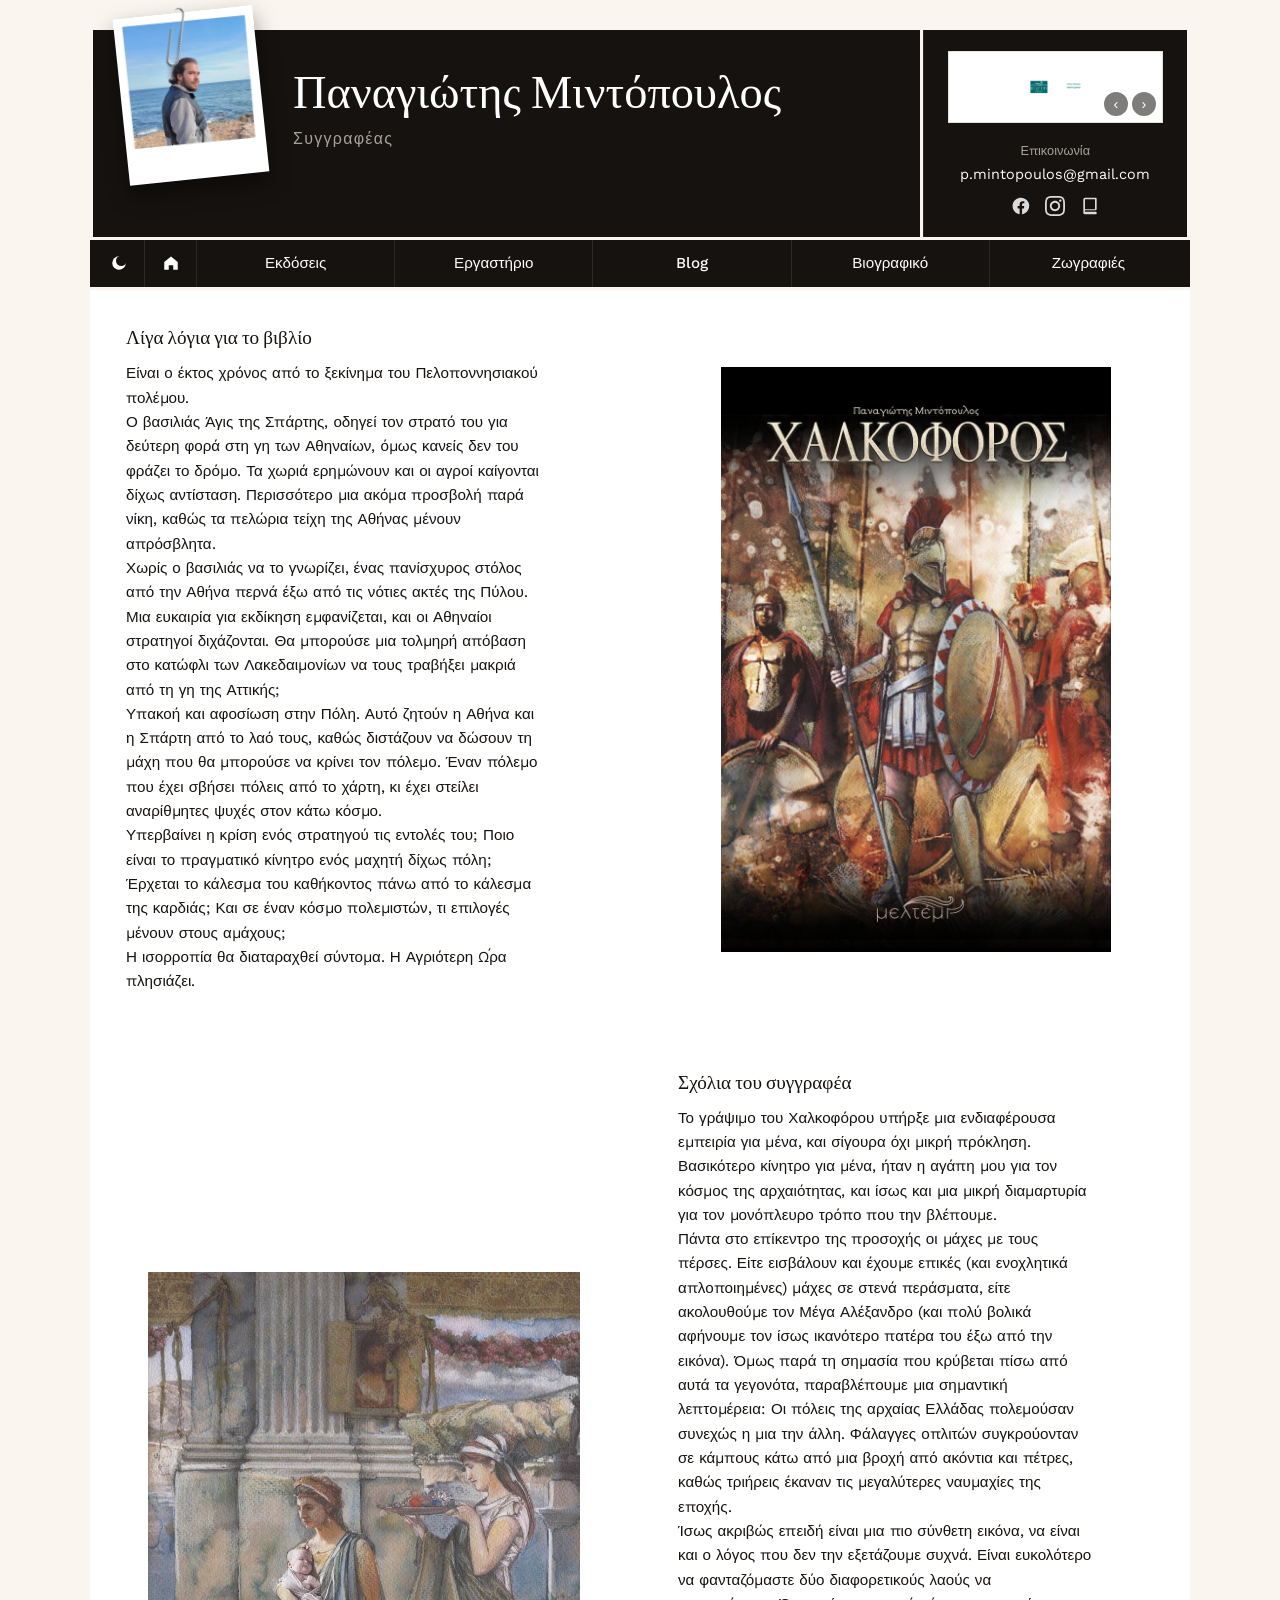
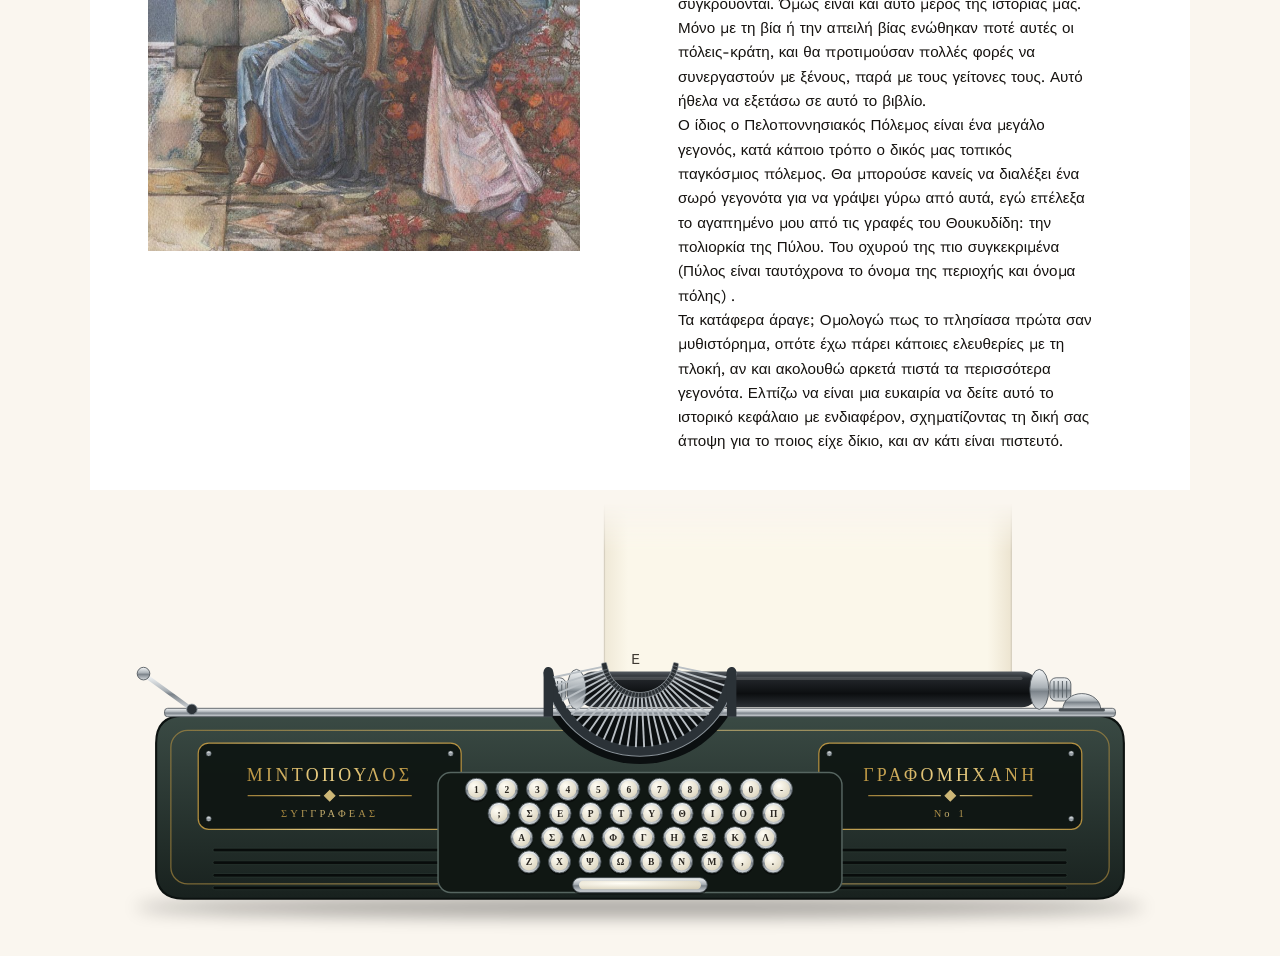
<file: index.html>
<!DOCTYPE html>
<html lang="el">
<head>
<meta charset="UTF-8">
<script>(function(){try{if(localStorage.getItem("siteTheme")==="dark"){document.documentElement.setAttribute("data-theme","dark");}}catch(e){}try{if(sessionStorage.getItem("introTyped")){document.documentElement.classList.add("intro-done");}else{sessionStorage.setItem("introTyped","1");}}catch(e){}})();</script>
<meta name="google-site-verification" content="775lHeg6rvfFy2zufK6wCmhFiFJOuWNZ0O4ywF4zVB4" />
<meta name="viewport" content="width=device-width, initial-scale=1.0">
<title>Παναγιώτης Μιντόπουλος | Συγγραφέας</title>
<meta name="description" content="Επίσημη ιστοσελίδα του συγγραφέα Παναγιώτη Μιντόπουλου.">
<link rel="canonical" href="https://pmintopoulos.github.io/">
<meta property="og:type" content="website">
<meta property="og:site_name" content="Παναγιώτης Μιντόπουλος">
<meta property="og:title" content="Παναγιώτης Μιντόπουλος | Συγγραφέας">
<meta property="og:description" content="Επίσημη ιστοσελίδα του συγγραφέα Παναγιώτη Μιντόπουλου.">
<meta property="og:url" content="https://pmintopoulos.github.io/">
<meta property="og:image" content="https://pmintopoulos.github.io/images/author-photo.jpg">
<meta name="twitter:card" content="summary">
<meta name="twitter:title" content="Παναγιώτης Μιντόπουλος | Συγγραφέας">
<meta name="twitter:description" content="Επίσημη ιστοσελίδα του συγγραφέα Παναγιώτη Μιντόπουλου.">
<meta name="twitter:image" content="https://pmintopoulos.github.io/images/author-photo.jpg">
<link rel="preconnect" href="https://fonts.googleapis.com">
<link rel="preconnect" href="https://fonts.gstatic.com" crossorigin>
<link href="https://fonts.googleapis.com/css2?family=Fraunces:opsz,wght@9..144,400;9..144,500;9..144,600&family=Work+Sans:wght@400;500;600&display=swap" rel="stylesheet">
<link rel="stylesheet" href="style.css">
<link rel="icon" type="image/png" href="images/favicon.png">
<script type="application/ld+json">
{
  "@context": "https://schema.org",
  "@type": "Person",
  "name": "Παναγιώτης Μιντόπουλος",
  "url": "https://pmintopoulos.github.io/",
  "image": "https://pmintopoulos.github.io/images/author-photo.jpg",
  "jobTitle": "Συγγραφέας",
  "email": "mailto:p.mintopoulos@gmail.com",
  "sameAs": [
    "https://www.facebook.com/profile.php?id=61594386359004"
  ]
}
</script>
</head>
<body>

<!-- Decorative ambient text in the side margins on wide screens.
     Purely visual, non-interactive, auto-hidden on narrower
     screens and for reduced-motion users. -->
<div class="ambient-text ambient-left" id="ambientLeft" aria-hidden="true"></div>
<div class="ambient-text ambient-right" id="ambientRight" aria-hidden="true"></div>

<!-- ============ HERO: photo + name/title + contact & social ============ -->
<div class="hero-strip">
  <div class="hero-name">
    <div class="hero-photo-frame">
      <img class="hero-photo" src="images/hero-photo.jpg" alt="Φωτογραφία συγγραφέα" onerror="this.style.display='none'">
      <img class="hero-photo-clip" src="images/hero-clip.png" alt="" onerror="this.style.display='none'">
    </div>
    <h1>Παναγιώτης Μιντόπουλος</h1>
    <p class="hero-subtitle"><span class="tw-letter" style="--t:700ms;--d:150ms">Σ</span><span class="tw-letter" style="--t:850ms;--d:120ms">υ</span><span class="tw-letter" style="--t:970ms;--d:160ms">γ</span><span class="tw-letter" style="--t:1130ms;--d:110ms">γ</span><span class="tw-letter" style="--t:1240ms;--d:140ms">ρ</span><span class="tw-letter" style="--t:1380ms;--d:130ms">α</span><span class="tw-letter" style="--t:1510ms;--d:170ms">φ</span><span class="tw-letter" style="--t:1680ms;--d:120ms">έ</span><span class="tw-letter" style="--t:1800ms;--d:150ms">α</span><span class="tw-letter" style="--t:1950ms">ς</span></p>
    <script>(function(){try{var t=JSON.parse(sessionStorage.getItem("titles")||"[]"),p=document.querySelector(".hero-subtitle");if(!p||!t.length)return;p.classList.add("has-titles");t.forEach(function(x){var s=document.createElement("span");s.className="tw-sep";s.textContent="\u00a0\u00b7 ";var e=document.createElement("span");e.className="tw-title";e.textContent=x;p.appendChild(s);p.appendChild(e);});}catch(e){}})();</script>
    <div class="candle-cluster" aria-hidden="true">
      <div class="candle candle-1"><div class="candle-glow"></div><div class="candle-flame"></div><div class="candle-body"></div></div>
      <div class="candle candle-2"><div class="candle-glow"></div><div class="candle-flame"></div><div class="candle-body"></div></div>
      <div class="candle candle-3"><div class="candle-glow"></div><div class="candle-flame"></div><div class="candle-body"></div></div>
    </div>
  </div>
  <div class="hero-contact">
    <div class="store-switcher" id="storeSwitcher">
      <a class="store-link" id="storeLink" href="#" target="_blank" rel="noopener" aria-label="Δείτε το βιβλίο στο βιβλιοπωλείο">
        <img id="storeImg" src="images/stores/store-meltemi.jpg" alt="Διαθέσιμο στο Μελτέμι">
      </a>
      <div class="store-arrows">
        <button type="button" class="store-arrow" id="storePrev" aria-label="Προηγούμενο κατάστημα">&#8249;</button>
        <button type="button" class="store-arrow" id="storeNext" aria-label="Επόμενο κατάστημα">&#8250;</button>
      </div>
    </div>
    <p class="contact-label">Επικοινωνία</p>
    <a href="mailto:p.mintopoulos@gmail.com">p.mintopoulos@gmail.com</a>
    <div class="social-row">
      <a href="https://www.facebook.com/profile.php?id=61594386359004" aria-label="Facebook" target="_blank" rel="noopener" class="social-icon">
        <svg viewBox="0 0 24 24" width="20" height="20" fill="currentColor" aria-hidden="true">
          <path d="M22 12.06C22 6.48 17.52 2 11.94 2S1.88 6.48 1.88 12.06c0 5.02 3.66 9.18 8.44 9.94v-7.03H7.9v-2.91h2.42V9.94c0-2.39 1.42-3.71 3.6-3.71 1.04 0 2.13.19 2.13.19v2.35h-1.2c-1.18 0-1.55.74-1.55 1.5v1.79h2.64l-.42 2.91h-2.22V22c4.78-.76 8.44-4.92 8.44-9.94Z"/>
        </svg>
      </a>
      <a href="https://www.instagram.com/panagiotis.mintopoulos/" aria-label="Instagram" target="_blank" rel="noopener" class="social-icon">
        <svg viewBox="0 0 24 24" width="20" height="20" fill="currentColor" aria-hidden="true">
          <path d="M12 2.163c3.204 0 3.584.012 4.85.07 3.252.148 4.771 1.691 4.919 4.919.058 1.265.069 1.645.069 4.849 0 3.205-.012 3.584-.069 4.849-.149 3.225-1.664 4.771-4.919 4.919-1.266.058-1.644.07-4.85.07-3.204 0-3.584-.012-4.849-.07-3.26-.149-4.771-1.699-4.919-4.92-.058-1.265-.07-1.644-.07-4.849 0-3.204.013-3.583.07-4.849.149-3.227 1.664-4.771 4.919-4.919 1.266-.057 1.645-.069 4.849-.069zm0-2.163c-3.259 0-3.667.014-4.947.072-4.358.2-6.78 2.618-6.98 6.98-.059 1.281-.073 1.689-.073 4.948 0 3.259.014 3.668.072 4.948.2 4.358 2.618 6.78 6.98 6.98 1.281.058 1.689.072 4.948.072 3.259 0 3.668-.014 4.948-.072 4.354-.2 6.782-2.618 6.979-6.98.059-1.28.073-1.689.073-4.948 0-3.259-.014-3.667-.072-4.947-.196-4.354-2.617-6.78-6.979-6.98-1.281-.059-1.69-.073-4.949-.073zm0 5.838c-3.403 0-6.162 2.759-6.162 6.162s2.759 6.163 6.162 6.163 6.162-2.759 6.162-6.163c0-3.403-2.759-6.162-6.162-6.162zm0 10.162c-2.209 0-4-1.79-4-4 0-2.209 1.791-4 4-4s4 1.791 4 4c0 2.21-1.791 4-4 4zm6.406-11.845c-.796 0-1.441.645-1.441 1.44s.645 1.44 1.441 1.44c.795 0 1.439-.645 1.439-1.44s-.644-1.44-1.439-1.44z"/>
        </svg>
      </a>
      <a href="https://www.goodreads.com/user/show/204530890-panagiotis-mintopoulos" aria-label="Goodreads" target="_blank" rel="noopener" class="social-icon">
        <svg viewBox="0 0 24 24" width="20" height="20" fill="currentColor" aria-hidden="true">
          <path d="M6 2a2 2 0 00-2 2v16a2 2 0 002 2h13a1 1 0 001-1v-1a1 1 0 00-1-1H6.5a.5.5 0 01-.5-.5v-1a.5.5 0 01.5-.5H19a1 1 0 001-1V3a1 1 0 00-1-1H6zm0 2h12v12H6.5a2.49 2.49 0 00-.5.05V4z"/>
        </svg>
      </a>
    </div>
  </div>
</div>

<!-- ============ NAV ============ -->
<nav class="main-nav">
  <ul>
    <li class="nav-theme">
      <button type="button" id="themeToggle" aria-label="Εναλλαγή νυχτερινής λειτουργίας"></button>
    </li>
    <li class="nav-home">
      <a href="index.html" aria-label="Αρχική">
        <svg viewBox="0 0 24 24" width="18" height="18" fill="currentColor" aria-hidden="true">
          <path d="M12 3.2 3 10.5V21h6v-6h6v6h6V10.5L12 3.2Z"/>
        </svg>
      </a>
    </li>
    <li class="has-dropdown">
      <a href="#">Εκδόσεις</a>
      <ul class="dropdown">
        <li><a href="novels.html">Μυθιστορήματα</a></li>
        <li><a href="stories.html">Διηγήματα</a></li>
      </ul>
    </li>
    <li class="has-dropdown">
      <a href="#">Εργαστήριο</a>
      <ul class="dropdown">
        <li><a href="unfinished.html">Ημιτελή</a></li>
        <li><a href="archived.html">Αρχειοθετημένα</a></li>
      </ul>
    </li>
    <li><a href="blog.html">Blog</a></li>
    <li><a href="bio.html">Βιογραφικό</a></li>
    <li><a href="drawings.html">Ζωγραφιές</a></li>
  </ul>
</nav>

<!-- ============ FEATURED BOOK SHOWCASE ============ -->
<main class="showcase">
  <div class="showcase-grid">
    <div class="cell cell-about">
      <h3>Λίγα λόγια για το βιβλίο</h3>
      <p>Είναι ο έκτος χρόνος από το ξεκίνημα του Πελοποννησιακού πολέμου.</p>
      <p>Ο βασιλιάς Άγις της Σπάρτης, οδηγεί τον στρατό του για δεύτερη φορά στη γη των Αθηναίων, όμως κανείς δεν του φράζει το δρόμο. Τα χωριά ερημώνουν και οι αγροί καίγονται δίχως αντίσταση. Περισσότερο μια ακόμα προσβολή παρά νίκη, καθώς τα πελώρια τείχη της Αθήνας μένουν απρόσβλητα.</p>
      <p>Χωρίς ο βασιλιάς να το γνωρίζει, ένας πανίσχυρος στόλος από την Αθήνα περνά έξω από τις νότιες ακτές της Πύλου. Μια ευκαιρία για εκδίκηση εμφανίζεται, και οι Αθηναίοι στρατηγοί διχάζονται. Θα μπορούσε μια τολμηρή απόβαση στο κατώφλι των Λακεδαιμονίων να τους τραβήξει μακριά από τη γη της Αττικής;</p>
      <p>Υπακοή και αφοσίωση στην Πόλη. Αυτό ζητούν η Αθήνα και η Σπάρτη από το λαό τους, καθώς διστάζουν να δώσουν τη μάχη που θα μπορούσε να κρίνει τον πόλεμο. Έναν πόλεμο που έχει σβήσει πόλεις από το χάρτη, κι έχει στείλει αναρίθμητες ψυχές στον κάτω κόσμο.</p>
      <p>Υπερβαίνει η κρίση ενός στρατηγού τις εντολές του; Ποιο είναι το πραγματικό κίνητρο ενός μαχητή δίχως πόλη; Έρχεται το κάλεσμα του καθήκοντος πάνω από το κάλεσμα της καρδιάς; Και σε έναν κόσμο πολεμιστών, τι επιλογές μένουν στους αμάχους;</p>
      <p>Η ισορροπία θα διαταραχθεί σύντομα. Η Αγριότερη Ώρα πλησιάζει.</p>
    </div>

    <div class="cell cell-cover">
      <img src="images/latest-book-cover.jpg" alt="Εξώφυλλο τελευταίου βιβλίου" onerror="this.style.display='none'; this.parentElement.classList.add('empty')">
      <span class="placeholder-label">εικόνα τελευταίας κυκλοφορίας</span>
    </div>

    <div class="cell cell-back">
      <img src="images/back-cover.jpg" alt="Οπισθόφυλλο" onerror="this.style.display='none'; this.parentElement.classList.add('empty')">
      <span class="placeholder-label">οπισθόφυλλο</span>
    </div>

    <div class="cell cell-notes">
      <h3>Σχόλια του συγγραφέα</h3>
      <p>Το γράψιμο του Χαλκοφόρου υπήρξε μια ενδιαφέρουσα εμπειρία για μένα, και σίγουρα όχι μικρή πρόκληση. Βασικότερο κίνητρο για μένα, ήταν η αγάπη μου για τον κόσμος της αρχαιότητας, και ίσως και μια μικρή διαμαρτυρία για τον μονόπλευρο τρόπο που την βλέπουμε.</p>
      <p>Πάντα στο επίκεντρο της προσοχής οι μάχες με τους πέρσες. Είτε εισβάλουν και έχουμε επικές (και ενοχλητικά απλοποιημένες) μάχες σε στενά περάσματα, είτε ακολουθούμε τον Μέγα Αλέξανδρο (και πολύ βολικά αφήνουμε τον ίσως ικανότερο πατέρα του έξω από την εικόνα). Όμως παρά τη σημασία που κρύβεται πίσω από αυτά τα γεγονότα, παραβλέπουμε μια σημαντική λεπτομέρεια: Οι πόλεις της αρχαίας Ελλάδας πολεμούσαν συνεχώς η μια την άλλη. Φάλαγγες οπλιτών συγκρούονταν σε κάμπους κάτω από μια βροχή από ακόντια και πέτρες, καθώς τριήρεις έκαναν τις μεγαλύτερες ναυμαχίες της εποχής.</p>
      <p>Ίσως ακριβώς επειδή είναι μια πιο σύνθετη εικόνα, να είναι και ο λόγος που δεν την εξετάζουμε συχνά. Είναι ευκολότερο να φανταζόμαστε δύο διαφορετικούς λαούς να συγκρούονται. Όμως είναι και αυτό μέρος της ιστορίας μας. Μόνο με τη βία ή την απειλή βίας ενώθηκαν ποτέ αυτές οι πόλεις-κράτη, και θα προτιμούσαν πολλές φορές να συνεργαστούν με ξένους, παρά με τους γείτονες τους. Αυτό ήθελα να εξετάσω σε αυτό το βιβλίο.</p>
      <p>Ο ίδιος ο Πελοποννησιακός Πόλεμος είναι ένα μεγάλο γεγονός, κατά κάποιο τρόπο ο δικός μας τοπικός παγκόσμιος πόλεμος. Θα μπορούσε κανείς να διαλέξει ένα σωρό γεγονότα για να γράψει γύρω από αυτά, εγώ επέλεξα το αγαπημένο μου από τις γραφές του Θουκυδίδη: την πολιορκία της Πύλου. Του οχυρού της πιο συγκεκριμένα (Πύλος είναι ταυτόχρονα το όνομα της περιοχής και όνομα πόλης) .</p>
      <p>Τα κατάφερα άραγε; Ομολογώ πως το πλησίασα πρώτα σαν μυθιστόρημα, οπότε έχω πάρει κάποιες ελευθερίες με τη πλοκή, αν και ακολουθώ αρκετά πιστά τα περισσότερα γεγονότα. Ελπίζω να είναι μια ευκαιρία να δείτε αυτό το ιστορικό κεφάλαιο με ενδιαφέρον, σχηματίζοντας τη δική σας άποψη για το ποιος είχε δίκιο, και αν κάτι είναι πιστευτό.</p>
    </div>
  </div>
</main>

<footer class="site-footer">
  <p>&copy; <span id="year"></span> Παναγιώτης Μιντόπουλος</p>
</footer>

<script src="script.js"></script>
</body>
</html>
</file>
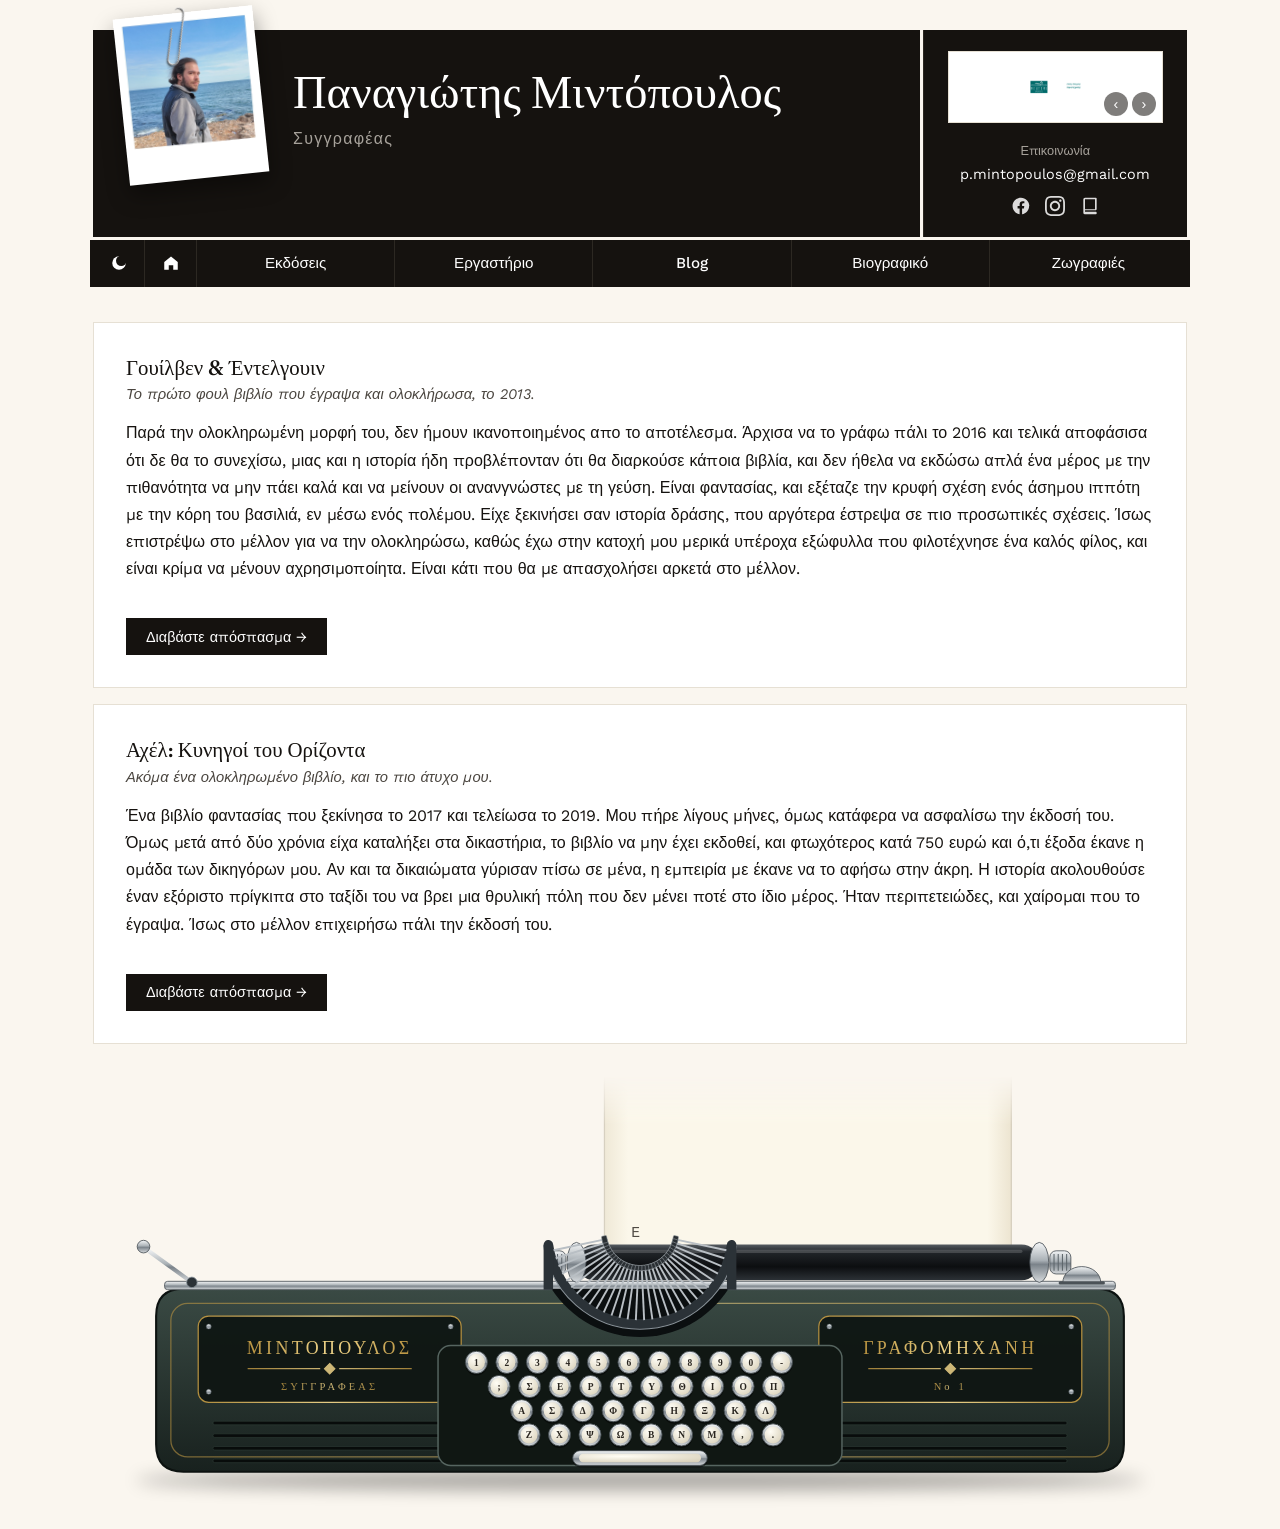
<file: archived.html>
<!DOCTYPE html>
<html lang="el">
<head>
<meta charset="UTF-8">
<script>(function(){try{if(localStorage.getItem("siteTheme")==="dark"){document.documentElement.setAttribute("data-theme","dark");}}catch(e){}try{if(sessionStorage.getItem("introTyped")){document.documentElement.classList.add("intro-done");}else{sessionStorage.setItem("introTyped","1");}}catch(e){}})();</script>
<meta name="viewport" content="width=device-width, initial-scale=1.0">
<title>Αρχειοθετημένα | Παναγιώτης Μιντόπουλος</title>
<meta name="description" content="Αρχειοθετημένα έργα του συγγραφέα Παναγιώτη Μιντόπουλου.">
<link rel="canonical" href="https://pmintopoulos.github.io/archived.html">
<meta property="og:type" content="website">
<meta property="og:site_name" content="Παναγιώτης Μιντόπουλος">
<meta property="og:title" content="Αρχειοθετημένα | Παναγιώτης Μιντόπουλος">
<meta property="og:description" content="Αρχειοθετημένα έργα του συγγραφέα Παναγιώτη Μιντόπουλου.">
<meta property="og:url" content="https://pmintopoulos.github.io/archived.html">
<meta property="og:image" content="https://pmintopoulos.github.io/images/author-photo.jpg">
<meta name="twitter:card" content="summary">
<meta name="twitter:title" content="Αρχειοθετημένα | Παναγιώτης Μιντόπουλος">
<meta name="twitter:description" content="Αρχειοθετημένα έργα του συγγραφέα Παναγιώτη Μιντόπουλου.">
<meta name="twitter:image" content="https://pmintopoulos.github.io/images/author-photo.jpg">
<link rel="preconnect" href="https://fonts.googleapis.com">
<link rel="preconnect" href="https://fonts.gstatic.com" crossorigin>
<link href="https://fonts.googleapis.com/css2?family=Fraunces:opsz,wght@9..144,400;9..144,500;9..144,600&family=Work+Sans:wght@400;500;600&display=swap" rel="stylesheet">
<link rel="stylesheet" href="style.css">
<link rel="icon" type="image/png" href="images/favicon.png">
</head>
<body>

<!-- Decorative ambient text in the side margins on wide screens.
     Purely visual, non-interactive, auto-hidden on narrower
     screens and for reduced-motion users. -->
<div class="ambient-text ambient-left" id="ambientLeft" aria-hidden="true"></div>
<div class="ambient-text ambient-right" id="ambientRight" aria-hidden="true"></div>

<!-- ============ HERO: photo + name/title + contact & social ============ -->
<div class="hero-strip">
  <div class="hero-name">
    <div class="hero-photo-frame">
      <img class="hero-photo" src="images/hero-photo.jpg" alt="Φωτογραφία συγγραφέα" onerror="this.style.display='none'">
      <img class="hero-photo-clip" src="images/hero-clip.png" alt="" onerror="this.style.display='none'">
    </div>
    <h1>Παναγιώτης Μιντόπουλος</h1>
    <p class="hero-subtitle"><span class="tw-letter" style="--t:700ms;--d:150ms">Σ</span><span class="tw-letter" style="--t:850ms;--d:120ms">υ</span><span class="tw-letter" style="--t:970ms;--d:160ms">γ</span><span class="tw-letter" style="--t:1130ms;--d:110ms">γ</span><span class="tw-letter" style="--t:1240ms;--d:140ms">ρ</span><span class="tw-letter" style="--t:1380ms;--d:130ms">α</span><span class="tw-letter" style="--t:1510ms;--d:170ms">φ</span><span class="tw-letter" style="--t:1680ms;--d:120ms">έ</span><span class="tw-letter" style="--t:1800ms;--d:150ms">α</span><span class="tw-letter" style="--t:1950ms">ς</span></p>
    <script>(function(){try{var t=JSON.parse(sessionStorage.getItem("titles")||"[]"),p=document.querySelector(".hero-subtitle");if(!p||!t.length)return;p.classList.add("has-titles");t.forEach(function(x){var s=document.createElement("span");s.className="tw-sep";s.textContent="\u00a0\u00b7 ";var e=document.createElement("span");e.className="tw-title";e.textContent=x;p.appendChild(s);p.appendChild(e);});}catch(e){}})();</script>
    <div class="candle-cluster" aria-hidden="true">
      <div class="candle candle-1"><div class="candle-glow"></div><div class="candle-flame"></div><div class="candle-body"></div></div>
      <div class="candle candle-2"><div class="candle-glow"></div><div class="candle-flame"></div><div class="candle-body"></div></div>
      <div class="candle candle-3"><div class="candle-glow"></div><div class="candle-flame"></div><div class="candle-body"></div></div>
    </div>
  </div>
  <div class="hero-contact">
    <div class="store-switcher" id="storeSwitcher">
      <a class="store-link" id="storeLink" href="#" target="_blank" rel="noopener" aria-label="Δείτε το βιβλίο στο βιβλιοπωλείο">
        <img id="storeImg" src="images/stores/store-meltemi.jpg" alt="Διαθέσιμο στο Μελτέμι">
      </a>
      <div class="store-arrows">
        <button type="button" class="store-arrow" id="storePrev" aria-label="Προηγούμενο κατάστημα">&#8249;</button>
        <button type="button" class="store-arrow" id="storeNext" aria-label="Επόμενο κατάστημα">&#8250;</button>
      </div>
    </div>
    <p class="contact-label">Επικοινωνία</p>
    <a href="mailto:p.mintopoulos@gmail.com">p.mintopoulos@gmail.com</a>
    <div class="social-row">
      <a href="https://www.facebook.com/profile.php?id=61594386359004" aria-label="Facebook" target="_blank" rel="noopener" class="social-icon">
        <svg viewBox="0 0 24 24" width="20" height="20" fill="currentColor" aria-hidden="true">
          <path d="M22 12.06C22 6.48 17.52 2 11.94 2S1.88 6.48 1.88 12.06c0 5.02 3.66 9.18 8.44 9.94v-7.03H7.9v-2.91h2.42V9.94c0-2.39 1.42-3.71 3.6-3.71 1.04 0 2.13.19 2.13.19v2.35h-1.2c-1.18 0-1.55.74-1.55 1.5v1.79h2.64l-.42 2.91h-2.22V22c4.78-.76 8.44-4.92 8.44-9.94Z"/>
        </svg>
      </a>
      <a href="https://www.instagram.com/panagiotis.mintopoulos/" aria-label="Instagram" target="_blank" rel="noopener" class="social-icon">
        <svg viewBox="0 0 24 24" width="20" height="20" fill="currentColor" aria-hidden="true">
          <path d="M12 2.163c3.204 0 3.584.012 4.85.07 3.252.148 4.771 1.691 4.919 4.919.058 1.265.069 1.645.069 4.849 0 3.205-.012 3.584-.069 4.849-.149 3.225-1.664 4.771-4.919 4.919-1.266.058-1.644.07-4.85.07-3.204 0-3.584-.012-4.849-.07-3.26-.149-4.771-1.699-4.919-4.92-.058-1.265-.07-1.644-.07-4.849 0-3.204.013-3.583.07-4.849.149-3.227 1.664-4.771 4.919-4.919 1.266-.057 1.645-.069 4.849-.069zm0-2.163c-3.259 0-3.667.014-4.947.072-4.358.2-6.78 2.618-6.98 6.98-.059 1.281-.073 1.689-.073 4.948 0 3.259.014 3.668.072 4.948.2 4.358 2.618 6.78 6.98 6.98 1.281.058 1.689.072 4.948.072 3.259 0 3.668-.014 4.948-.072 4.354-.2 6.782-2.618 6.979-6.98.059-1.28.073-1.689.073-4.948 0-3.259-.014-3.667-.072-4.947-.196-4.354-2.617-6.78-6.979-6.98-1.281-.059-1.69-.073-4.949-.073zm0 5.838c-3.403 0-6.162 2.759-6.162 6.162s2.759 6.163 6.162 6.163 6.162-2.759 6.162-6.163c0-3.403-2.759-6.162-6.162-6.162zm0 10.162c-2.209 0-4-1.79-4-4 0-2.209 1.791-4 4-4s4 1.791 4 4c0 2.21-1.791 4-4 4zm6.406-11.845c-.796 0-1.441.645-1.441 1.44s.645 1.44 1.441 1.44c.795 0 1.439-.645 1.439-1.44s-.644-1.44-1.439-1.44z"/>
        </svg>
      </a>
      <a href="https://www.goodreads.com/user/show/204530890-panagiotis-mintopoulos" aria-label="Goodreads" target="_blank" rel="noopener" class="social-icon">
        <svg viewBox="0 0 24 24" width="20" height="20" fill="currentColor" aria-hidden="true">
          <path d="M6 2a2 2 0 00-2 2v16a2 2 0 002 2h13a1 1 0 001-1v-1a1 1 0 00-1-1H6.5a.5.5 0 01-.5-.5v-1a.5.5 0 01.5-.5H19a1 1 0 001-1V3a1 1 0 00-1-1H6zm0 2h12v12H6.5a2.49 2.49 0 00-.5.05V4z"/>
        </svg>
      </a>
    </div>
  </div>
</div>

<!-- ============ NAV ============ -->
<nav class="main-nav">
  <ul>
    <li class="nav-theme">
      <button type="button" id="themeToggle" aria-label="Εναλλαγή νυχτερινής λειτουργίας"></button>
    </li>
    <li class="nav-home">
      <a href="index.html" aria-label="Αρχική">
        <svg viewBox="0 0 24 24" width="18" height="18" fill="currentColor" aria-hidden="true">
          <path d="M12 3.2 3 10.5V21h6v-6h6v6h6V10.5L12 3.2Z"/>
        </svg>
      </a>
    </li>
    <li class="has-dropdown">
      <a href="#">Εκδόσεις</a>
      <ul class="dropdown">
        <li><a href="novels.html">Μυθιστορήματα</a></li>
        <li><a href="stories.html">Διηγήματα</a></li>
      </ul>
    </li>
    <li class="has-dropdown">
      <a href="#">Εργαστήριο</a>
      <ul class="dropdown">
        <li><a href="unfinished.html">Ημιτελή</a></li>
        <li><a href="archived.html">Αρχειοθετημένα</a></li>
      </ul>
    </li>
    <li><a href="blog.html">Blog</a></li>
    <li><a href="bio.html">Βιογραφικό</a></li>
    <li><a href="drawings.html">Ζωγραφιές</a></li>
  </ul>
</nav>

<!-- ============ WORKSHOP: stacked entries + excerpt panel ============ -->
<main class="workshop-main" data-workshop="archived">
  <div class="workshop-list" id="workshopList"><!-- filled in by script.js --></div>
</main>

<!-- ============ EXCERPT PANEL (shared markup, driven by script.js) ============ -->
<div class="excerpt-overlay" id="excerptOverlay">
  <div class="excerpt-close-bar">
    <button type="button" class="excerpt-close" id="excerptClose">&times; Κλείσιμο</button>
  </div>
  <div class="excerpt-inner">
    <h2 class="excerpt-title" id="excerptTitle"></h2>
    <div class="excerpt-body" id="excerptBody"></div>
  </div>
</div>

<footer class="site-footer">
  <p>&copy; <span id="year"></span> Παναγιώτης Μιντόπουλος</p>
</footer>

<script src="script.js"></script>
</body>
</html>
</file>
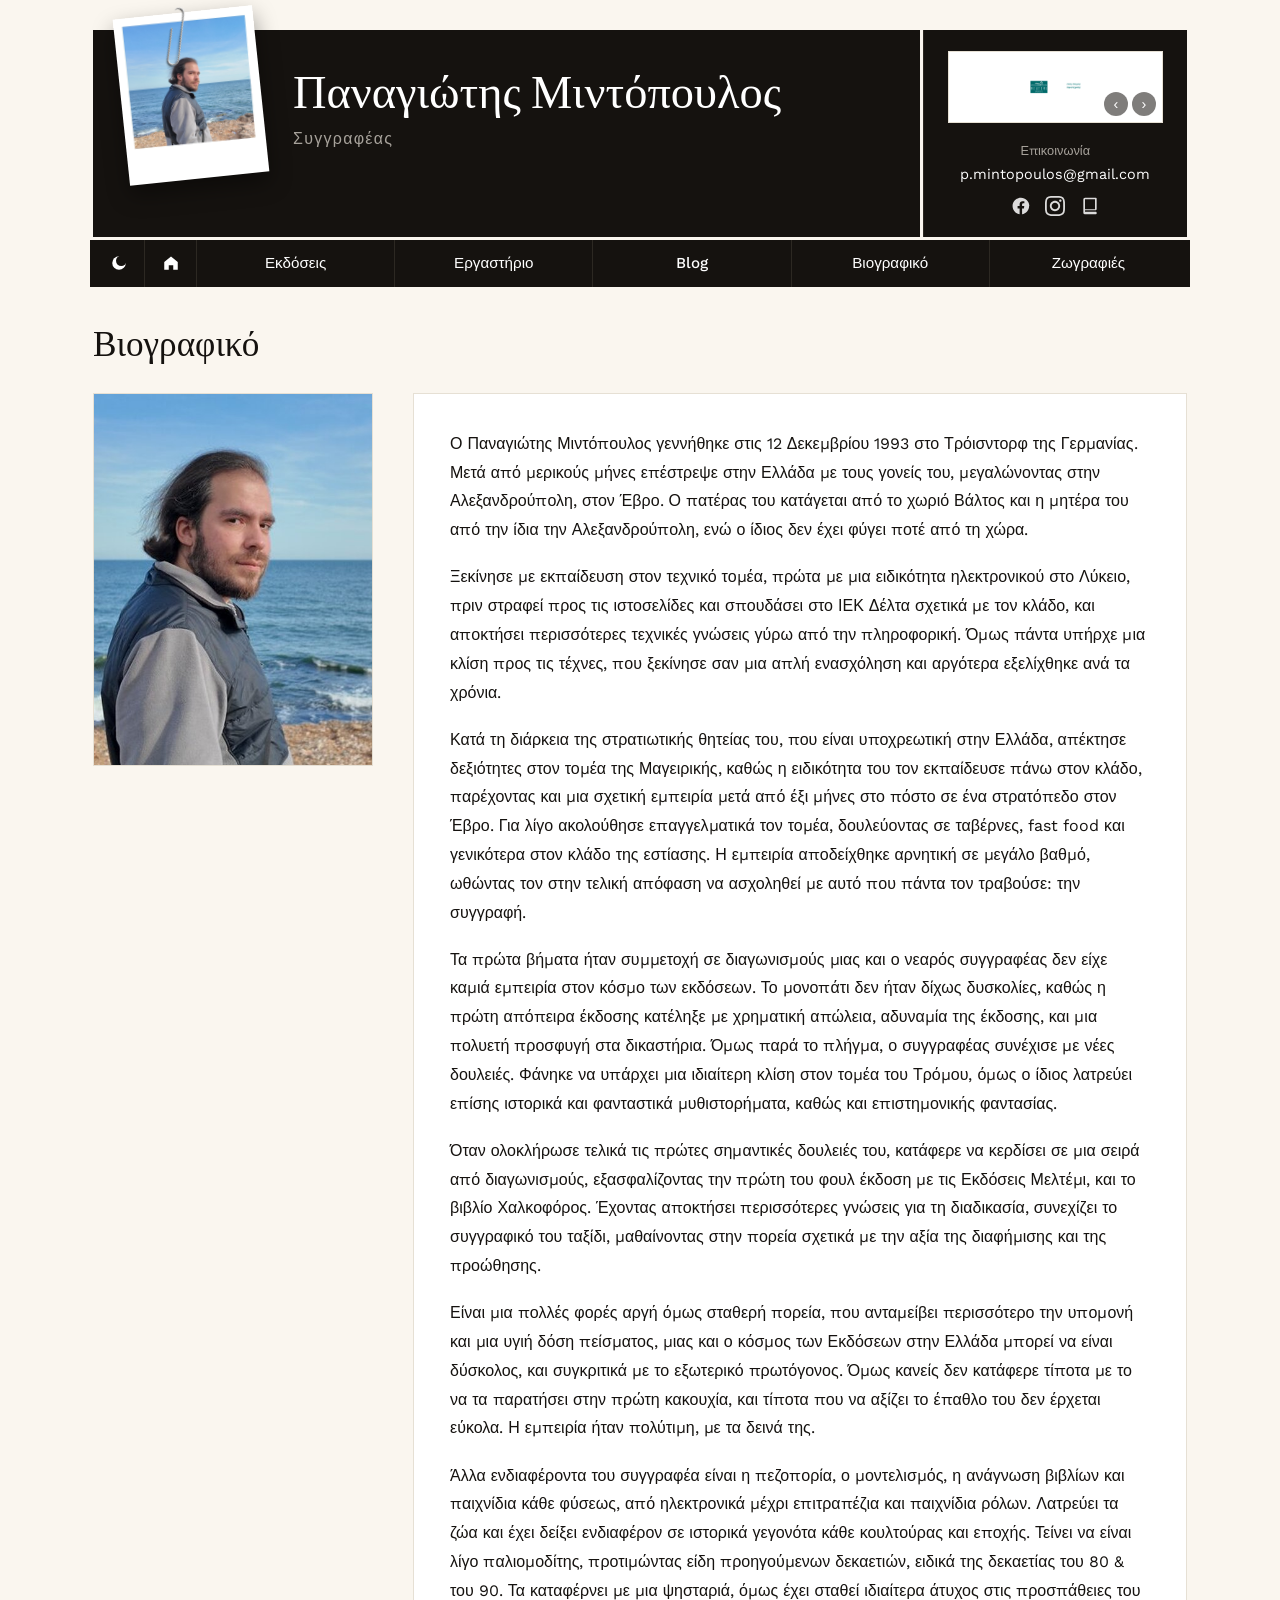
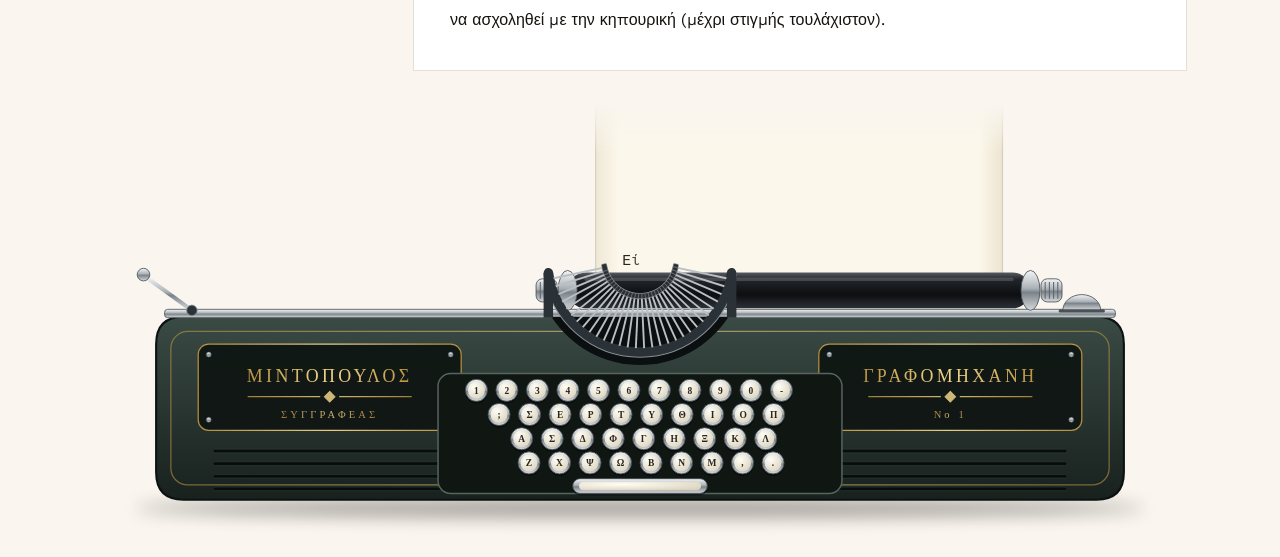
<file: bio.html>
<!DOCTYPE html>
<html lang="el">
<head>
<meta charset="UTF-8">
<script>(function(){try{if(localStorage.getItem("siteTheme")==="dark"){document.documentElement.setAttribute("data-theme","dark");}}catch(e){}try{if(sessionStorage.getItem("introTyped")){document.documentElement.classList.add("intro-done");}else{sessionStorage.setItem("introTyped","1");}}catch(e){}})();</script>
<meta name="viewport" content="width=device-width, initial-scale=1.0">
<title>Βιογραφικό | Παναγιώτης Μιντόπουλος</title>
<meta name="description" content="Βιογραφικό του συγγραφέα Παναγιώτη Μιντόπουλου.">
<link rel="canonical" href="https://pmintopoulos.github.io/bio.html">
<meta property="og:type" content="website">
<meta property="og:site_name" content="Παναγιώτης Μιντόπουλος">
<meta property="og:title" content="Βιογραφικό | Παναγιώτης Μιντόπουλος">
<meta property="og:description" content="Βιογραφικό του συγγραφέα Παναγιώτη Μιντόπουλου.">
<meta property="og:url" content="https://pmintopoulos.github.io/bio.html">
<meta property="og:image" content="https://pmintopoulos.github.io/images/author-photo.jpg">
<meta name="twitter:card" content="summary">
<meta name="twitter:title" content="Βιογραφικό | Παναγιώτης Μιντόπουλος">
<meta name="twitter:description" content="Βιογραφικό του συγγραφέα Παναγιώτη Μιντόπουλου.">
<meta name="twitter:image" content="https://pmintopoulos.github.io/images/author-photo.jpg">
<link rel="preconnect" href="https://fonts.googleapis.com">
<link rel="preconnect" href="https://fonts.gstatic.com" crossorigin>
<link href="https://fonts.googleapis.com/css2?family=Fraunces:opsz,wght@9..144,400;9..144,500;9..144,600&family=Work+Sans:wght@400;500;600&display=swap" rel="stylesheet">
<link rel="stylesheet" href="style.css">
<link rel="icon" type="image/png" href="images/favicon.png">
</head>
<body>

<!-- Decorative ambient text in the side margins on wide screens.
     Purely visual, non-interactive, auto-hidden on narrower
     screens and for reduced-motion users. -->
<div class="ambient-text ambient-left" id="ambientLeft" aria-hidden="true"></div>
<div class="ambient-text ambient-right" id="ambientRight" aria-hidden="true"></div>

<!-- ============ HERO: photo + name/title + contact & social ============ -->
<div class="hero-strip">
  <div class="hero-name">
    <div class="hero-photo-frame">
      <img class="hero-photo" src="images/hero-photo.jpg" alt="Φωτογραφία συγγραφέα" onerror="this.style.display='none'">
      <img class="hero-photo-clip" src="images/hero-clip.png" alt="" onerror="this.style.display='none'">
    </div>
    <h1>Παναγιώτης Μιντόπουλος</h1>
    <p class="hero-subtitle"><span class="tw-letter" style="--t:700ms;--d:150ms">Σ</span><span class="tw-letter" style="--t:850ms;--d:120ms">υ</span><span class="tw-letter" style="--t:970ms;--d:160ms">γ</span><span class="tw-letter" style="--t:1130ms;--d:110ms">γ</span><span class="tw-letter" style="--t:1240ms;--d:140ms">ρ</span><span class="tw-letter" style="--t:1380ms;--d:130ms">α</span><span class="tw-letter" style="--t:1510ms;--d:170ms">φ</span><span class="tw-letter" style="--t:1680ms;--d:120ms">έ</span><span class="tw-letter" style="--t:1800ms;--d:150ms">α</span><span class="tw-letter" style="--t:1950ms">ς</span></p>
    <script>(function(){try{var t=JSON.parse(sessionStorage.getItem("titles")||"[]"),p=document.querySelector(".hero-subtitle");if(!p||!t.length)return;p.classList.add("has-titles");t.forEach(function(x){var s=document.createElement("span");s.className="tw-sep";s.textContent="\u00a0\u00b7 ";var e=document.createElement("span");e.className="tw-title";e.textContent=x;p.appendChild(s);p.appendChild(e);});}catch(e){}})();</script>
    <div class="candle-cluster" aria-hidden="true">
      <div class="candle candle-1"><div class="candle-glow"></div><div class="candle-flame"></div><div class="candle-body"></div></div>
      <div class="candle candle-2"><div class="candle-glow"></div><div class="candle-flame"></div><div class="candle-body"></div></div>
      <div class="candle candle-3"><div class="candle-glow"></div><div class="candle-flame"></div><div class="candle-body"></div></div>
    </div>
  </div>
  <div class="hero-contact">
    <div class="store-switcher" id="storeSwitcher">
      <a class="store-link" id="storeLink" href="#" target="_blank" rel="noopener" aria-label="Δείτε το βιβλίο στο βιβλιοπωλείο">
        <img id="storeImg" src="images/stores/store-meltemi.jpg" alt="Διαθέσιμο στο Μελτέμι">
      </a>
      <div class="store-arrows">
        <button type="button" class="store-arrow" id="storePrev" aria-label="Προηγούμενο κατάστημα">&#8249;</button>
        <button type="button" class="store-arrow" id="storeNext" aria-label="Επόμενο κατάστημα">&#8250;</button>
      </div>
    </div>
    <p class="contact-label">Επικοινωνία</p>
    <a href="mailto:p.mintopoulos@gmail.com">p.mintopoulos@gmail.com</a>
    <div class="social-row">
      <a href="https://www.facebook.com/profile.php?id=61594386359004" aria-label="Facebook" target="_blank" rel="noopener" class="social-icon">
        <svg viewBox="0 0 24 24" width="20" height="20" fill="currentColor" aria-hidden="true">
          <path d="M22 12.06C22 6.48 17.52 2 11.94 2S1.88 6.48 1.88 12.06c0 5.02 3.66 9.18 8.44 9.94v-7.03H7.9v-2.91h2.42V9.94c0-2.39 1.42-3.71 3.6-3.71 1.04 0 2.13.19 2.13.19v2.35h-1.2c-1.18 0-1.55.74-1.55 1.5v1.79h2.64l-.42 2.91h-2.22V22c4.78-.76 8.44-4.92 8.44-9.94Z"/>
        </svg>
      </a>
      <a href="https://www.instagram.com/panagiotis.mintopoulos/" aria-label="Instagram" target="_blank" rel="noopener" class="social-icon">
        <svg viewBox="0 0 24 24" width="20" height="20" fill="currentColor" aria-hidden="true">
          <path d="M12 2.163c3.204 0 3.584.012 4.85.07 3.252.148 4.771 1.691 4.919 4.919.058 1.265.069 1.645.069 4.849 0 3.205-.012 3.584-.069 4.849-.149 3.225-1.664 4.771-4.919 4.919-1.266.058-1.644.07-4.85.07-3.204 0-3.584-.012-4.849-.07-3.26-.149-4.771-1.699-4.919-4.92-.058-1.265-.07-1.644-.07-4.849 0-3.204.013-3.583.07-4.849.149-3.227 1.664-4.771 4.919-4.919 1.266-.057 1.645-.069 4.849-.069zm0-2.163c-3.259 0-3.667.014-4.947.072-4.358.2-6.78 2.618-6.98 6.98-.059 1.281-.073 1.689-.073 4.948 0 3.259.014 3.668.072 4.948.2 4.358 2.618 6.78 6.98 6.98 1.281.058 1.689.072 4.948.072 3.259 0 3.668-.014 4.948-.072 4.354-.2 6.782-2.618 6.979-6.98.059-1.28.073-1.689.073-4.948 0-3.259-.014-3.667-.072-4.947-.196-4.354-2.617-6.78-6.979-6.98-1.281-.059-1.69-.073-4.949-.073zm0 5.838c-3.403 0-6.162 2.759-6.162 6.162s2.759 6.163 6.162 6.163 6.162-2.759 6.162-6.163c0-3.403-2.759-6.162-6.162-6.162zm0 10.162c-2.209 0-4-1.79-4-4 0-2.209 1.791-4 4-4s4 1.791 4 4c0 2.21-1.791 4-4 4zm6.406-11.845c-.796 0-1.441.645-1.441 1.44s.645 1.44 1.441 1.44c.795 0 1.439-.645 1.439-1.44s-.644-1.44-1.439-1.44z"/>
        </svg>
      </a>
      <a href="https://www.goodreads.com/user/show/204530890-panagiotis-mintopoulos" aria-label="Goodreads" target="_blank" rel="noopener" class="social-icon">
        <svg viewBox="0 0 24 24" width="20" height="20" fill="currentColor" aria-hidden="true">
          <path d="M6 2a2 2 0 00-2 2v16a2 2 0 002 2h13a1 1 0 001-1v-1a1 1 0 00-1-1H6.5a.5.5 0 01-.5-.5v-1a.5.5 0 01.5-.5H19a1 1 0 001-1V3a1 1 0 00-1-1H6zm0 2h12v12H6.5a2.49 2.49 0 00-.5.05V4z"/>
        </svg>
      </a>
    </div>
  </div>
</div>

<!-- ============ NAV ============ -->
<nav class="main-nav">
  <ul>
    <li class="nav-theme">
      <button type="button" id="themeToggle" aria-label="Εναλλαγή νυχτερινής λειτουργίας"></button>
    </li>
    <li class="nav-home">
      <a href="index.html" aria-label="Αρχική">
        <svg viewBox="0 0 24 24" width="18" height="18" fill="currentColor" aria-hidden="true">
          <path d="M12 3.2 3 10.5V21h6v-6h6v6h6V10.5L12 3.2Z"/>
        </svg>
      </a>
    </li>
    <li class="has-dropdown">
      <a href="#">Εκδόσεις</a>
      <ul class="dropdown">
        <li><a href="novels.html">Μυθιστορήματα</a></li>
        <li><a href="stories.html">Διηγήματα</a></li>
      </ul>
    </li>
    <li class="has-dropdown">
      <a href="#">Εργαστήριο</a>
      <ul class="dropdown">
        <li><a href="unfinished.html">Ημιτελή</a></li>
        <li><a href="archived.html">Αρχειοθετημένα</a></li>
      </ul>
    </li>
    <li><a href="blog.html">Blog</a></li>
    <li><a href="bio.html">Βιογραφικό</a></li>
    <li><a href="drawings.html">Ζωγραφιές</a></li>
  </ul>
</nav>

<!-- ============ BIO: photo + text ============ -->
<main class="bio-main">
  <h2 class="bio-page-title">Βιογραφικό</h2>
  <div class="bio-layout">
    <div class="bio-photo">
      <img src="images/author-photo.jpg" alt="Φωτογραφία συγγραφέα" onerror="this.style.display='none'; this.parentElement.classList.add('empty')">
      <span class="placeholder-label">φωτό</span>
    </div>
    <div class="bio-text">
      <p>Ο Παναγιώτης Μιντόπουλος γεννήθηκε στις 12 Δεκεμβρίου 1993 στο Τρόισντορφ της Γερμανίας. Μετά από μερικούς μήνες επέστρεψε στην Ελλάδα με τους γονείς του, μεγαλώνοντας στην Αλεξανδρούπολη, στον Έβρο. Ο πατέρας του κατάγεται από το χωριό Βάλτος και η μητέρα του από την ίδια την Αλεξανδρούπολη, ενώ ο ίδιος δεν έχει φύγει ποτέ από τη χώρα.</p>
      <p>Ξεκίνησε με εκπαίδευση στον τεχνικό τομέα, πρώτα με μια ειδικότητα ηλεκτρονικού στο Λύκειο, πριν στραφεί προς τις ιστοσελίδες και σπουδάσει στο ΙΕΚ Δέλτα σχετικά με τον κλάδο, και αποκτήσει περισσότερες τεχνικές γνώσεις γύρω από την πληροφορική. Όμως πάντα υπήρχε μια κλίση προς τις τέχνες, που ξεκίνησε σαν μια απλή ενασχόληση και αργότερα εξελίχθηκε ανά τα χρόνια.</p>
      <p>Κατά τη διάρκεια της στρατιωτικής θητείας του, που είναι υποχρεωτική στην Ελλάδα, απέκτησε δεξιότητες στον τομέα της Μαγειρικής, καθώς η ειδικότητα του τον εκπαίδευσε πάνω στον κλάδο, παρέχοντας και μια σχετική εμπειρία μετά από έξι μήνες στο πόστο σε ένα στρατόπεδο στον Έβρο. Για λίγο ακολούθησε επαγγελματικά τον τομέα, δουλεύοντας σε ταβέρνες, fast food και γενικότερα στον κλάδο της εστίασης. Η εμπειρία αποδείχθηκε αρνητική σε μεγάλο βαθμό, ωθώντας τον στην τελική απόφαση να ασχοληθεί με αυτό που πάντα τον τραβούσε: την συγγραφή.</p>
      <p>Τα πρώτα βήματα ήταν συμμετοχή σε διαγωνισμούς μιας και ο νεαρός συγγραφέας δεν είχε καμιά εμπειρία στον κόσμο των εκδόσεων. Το μονοπάτι δεν ήταν δίχως δυσκολίες, καθώς η πρώτη απόπειρα έκδοσης κατέληξε με χρηματική απώλεια, αδυναμία της έκδοσης, και μια πολυετή προσφυγή στα δικαστήρια. Όμως παρά το πλήγμα, ο συγγραφέας συνέχισε με νέες δουλειές. Φάνηκε να υπάρχει μια ιδιαίτερη κλίση στον τομέα του Τρόμου, όμως ο ίδιος λατρεύει επίσης ιστορικά και φανταστικά μυθιστορήματα, καθώς και επιστημονικής φαντασίας.</p>
      <p>Όταν ολοκλήρωσε τελικά τις πρώτες σημαντικές δουλειές του, κατάφερε να κερδίσει σε μια σειρά από διαγωνισμούς, εξασφαλίζοντας την πρώτη του φουλ έκδοση με τις Εκδόσεις Μελτέμι, και το βιβλίο Χαλκοφόρος. Έχοντας αποκτήσει περισσότερες γνώσεις για τη διαδικασία, συνεχίζει το συγγραφικό του ταξίδι, μαθαίνοντας στην πορεία σχετικά με την αξία της διαφήμισης και της προώθησης.</p>
      <p>Είναι μια πολλές φορές αργή όμως σταθερή πορεία, που ανταμείβει περισσότερο την υπομονή και μια υγιή δόση πείσματος, μιας και ο κόσμος των Εκδόσεων στην Ελλάδα μπορεί να είναι δύσκολος, και συγκριτικά με το εξωτερικό πρωτόγονος. Όμως κανείς δεν κατάφερε τίποτα με το να τα παρατήσει στην πρώτη κακουχία, και τίποτα που να αξίζει το έπαθλο του δεν έρχεται εύκολα. Η εμπειρία ήταν πολύτιμη, με τα δεινά της.</p>
      <p>Άλλα ενδιαφέροντα του συγγραφέα είναι η πεζοπορία, ο μοντελισμός, η ανάγνωση βιβλίων και παιχνίδια κάθε φύσεως, από ηλεκτρονικά μέχρι επιτραπέζια και παιχνίδια ρόλων. Λατρεύει τα ζώα και έχει δείξει ενδιαφέρον σε ιστορικά γεγονότα κάθε κουλτούρας και εποχής. Τείνει να είναι λίγο παλιομοδίτης, προτιμώντας είδη προηγούμενων δεκαετιών, ειδικά της δεκαετίας του 80 & του 90. Τα καταφέρνει με μια ψησταριά, όμως έχει σταθεί ιδιαίτερα άτυχος στις προσπάθειες του να ασχοληθεί με την κηπουρική (μέχρι στιγμής τουλάχιστον).</p>
    </div>
  </div>
</main>

<footer class="site-footer">
  <p>&copy; <span id="year"></span> Παναγιώτης Μιντόπουλος</p>
</footer>

<script src="script.js"></script>
</body>
</html>
</file>
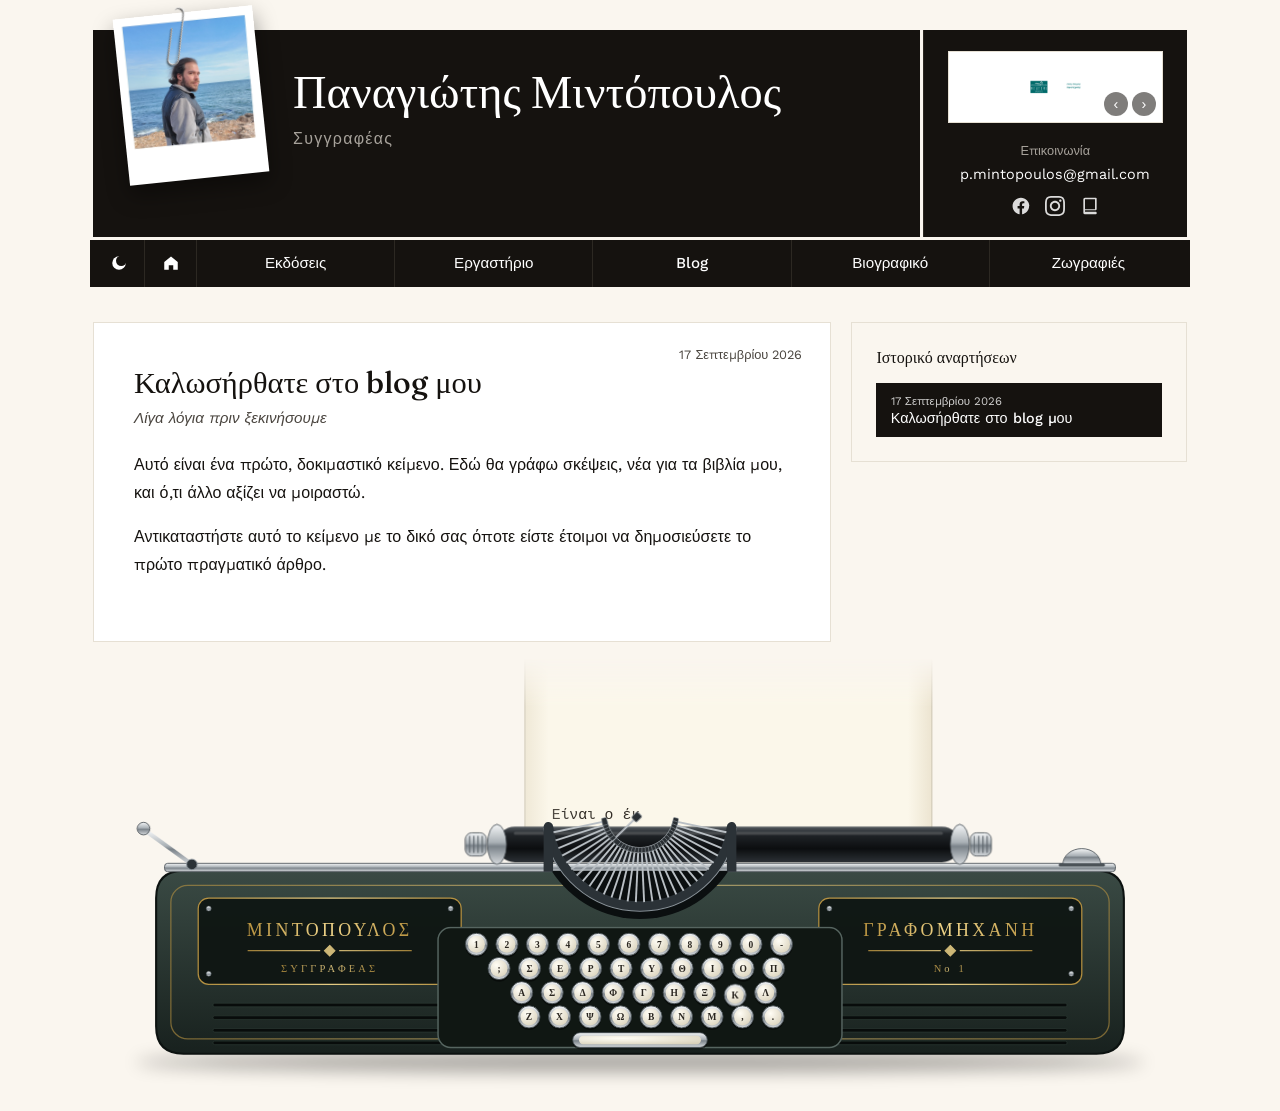
<file: blog.html>
<!DOCTYPE html>
<html lang="el">
<head>
<meta charset="UTF-8">
<script>(function(){try{if(localStorage.getItem("siteTheme")==="dark"){document.documentElement.setAttribute("data-theme","dark");}}catch(e){}try{if(sessionStorage.getItem("introTyped")){document.documentElement.classList.add("intro-done");}else{sessionStorage.setItem("introTyped","1");}}catch(e){}})();</script>
<meta name="viewport" content="width=device-width, initial-scale=1.0">
<title>Blog | Παναγιώτης Μιντόπουλος</title>
<meta name="description" content="Άρθρα και σκέψεις από τον συγγραφέα Παναγιώτη Μιντόπουλο.">
<link rel="canonical" href="https://pmintopoulos.github.io/blog.html">
<meta property="og:type" content="website">
<meta property="og:site_name" content="Παναγιώτης Μιντόπουλος">
<meta property="og:title" content="Blog | Παναγιώτης Μιντόπουλος">
<meta property="og:description" content="Άρθρα και σκέψεις από τον συγγραφέα Παναγιώτη Μιντόπουλο.">
<meta property="og:url" content="https://pmintopoulos.github.io/blog.html">
<meta property="og:image" content="https://pmintopoulos.github.io/images/author-photo.jpg">
<meta name="twitter:card" content="summary">
<meta name="twitter:title" content="Blog | Παναγιώτης Μιντόπουλος">
<meta name="twitter:description" content="Άρθρα και σκέψεις από τον συγγραφέα Παναγιώτη Μιντόπουλο.">
<meta name="twitter:image" content="https://pmintopoulos.github.io/images/author-photo.jpg">
<link rel="preconnect" href="https://fonts.googleapis.com">
<link rel="preconnect" href="https://fonts.gstatic.com" crossorigin>
<link href="https://fonts.googleapis.com/css2?family=Fraunces:opsz,wght@9..144,400;9..144,500;9..144,600&family=Work+Sans:wght@400;500;600&display=swap" rel="stylesheet">
<link rel="stylesheet" href="style.css">
<link rel="icon" type="image/png" href="images/favicon.png">
</head>
<body>

<!-- Decorative ambient text in the side margins on wide screens.
     Purely visual, non-interactive, auto-hidden on narrower
     screens and for reduced-motion users. -->
<div class="ambient-text ambient-left" id="ambientLeft" aria-hidden="true"></div>
<div class="ambient-text ambient-right" id="ambientRight" aria-hidden="true"></div>

<!-- ============ HERO: photo + name/title + contact & social ============ -->
<div class="hero-strip">
  <div class="hero-name">
    <div class="hero-photo-frame">
      <img class="hero-photo" src="images/hero-photo.jpg" alt="Φωτογραφία συγγραφέα" onerror="this.style.display='none'">
      <img class="hero-photo-clip" src="images/hero-clip.png" alt="" onerror="this.style.display='none'">
    </div>
    <h1>Παναγιώτης Μιντόπουλος</h1>
    <p class="hero-subtitle"><span class="tw-letter" style="--t:700ms;--d:150ms">Σ</span><span class="tw-letter" style="--t:850ms;--d:120ms">υ</span><span class="tw-letter" style="--t:970ms;--d:160ms">γ</span><span class="tw-letter" style="--t:1130ms;--d:110ms">γ</span><span class="tw-letter" style="--t:1240ms;--d:140ms">ρ</span><span class="tw-letter" style="--t:1380ms;--d:130ms">α</span><span class="tw-letter" style="--t:1510ms;--d:170ms">φ</span><span class="tw-letter" style="--t:1680ms;--d:120ms">έ</span><span class="tw-letter" style="--t:1800ms;--d:150ms">α</span><span class="tw-letter" style="--t:1950ms">ς</span></p>
    <script>(function(){try{var t=JSON.parse(sessionStorage.getItem("titles")||"[]"),p=document.querySelector(".hero-subtitle");if(!p||!t.length)return;p.classList.add("has-titles");t.forEach(function(x){var s=document.createElement("span");s.className="tw-sep";s.textContent="\u00a0\u00b7 ";var e=document.createElement("span");e.className="tw-title";e.textContent=x;p.appendChild(s);p.appendChild(e);});}catch(e){}})();</script>
    <div class="candle-cluster" aria-hidden="true">
      <div class="candle candle-1"><div class="candle-glow"></div><div class="candle-flame"></div><div class="candle-body"></div></div>
      <div class="candle candle-2"><div class="candle-glow"></div><div class="candle-flame"></div><div class="candle-body"></div></div>
      <div class="candle candle-3"><div class="candle-glow"></div><div class="candle-flame"></div><div class="candle-body"></div></div>
    </div>
  </div>
  <div class="hero-contact">
    <div class="store-switcher" id="storeSwitcher">
      <a class="store-link" id="storeLink" href="#" target="_blank" rel="noopener" aria-label="Δείτε το βιβλίο στο βιβλιοπωλείο">
        <img id="storeImg" src="images/stores/store-meltemi.jpg" alt="Διαθέσιμο στο Μελτέμι">
      </a>
      <div class="store-arrows">
        <button type="button" class="store-arrow" id="storePrev" aria-label="Προηγούμενο κατάστημα">&#8249;</button>
        <button type="button" class="store-arrow" id="storeNext" aria-label="Επόμενο κατάστημα">&#8250;</button>
      </div>
    </div>
    <p class="contact-label">Επικοινωνία</p>
    <a href="mailto:p.mintopoulos@gmail.com">p.mintopoulos@gmail.com</a>
    <div class="social-row">
      <a href="https://www.facebook.com/profile.php?id=61594386359004" aria-label="Facebook" target="_blank" rel="noopener" class="social-icon">
        <svg viewBox="0 0 24 24" width="20" height="20" fill="currentColor" aria-hidden="true">
          <path d="M22 12.06C22 6.48 17.52 2 11.94 2S1.88 6.48 1.88 12.06c0 5.02 3.66 9.18 8.44 9.94v-7.03H7.9v-2.91h2.42V9.94c0-2.39 1.42-3.71 3.6-3.71 1.04 0 2.13.19 2.13.19v2.35h-1.2c-1.18 0-1.55.74-1.55 1.5v1.79h2.64l-.42 2.91h-2.22V22c4.78-.76 8.44-4.92 8.44-9.94Z"/>
        </svg>
      </a>
      <a href="https://www.instagram.com/panagiotis.mintopoulos/" aria-label="Instagram" target="_blank" rel="noopener" class="social-icon">
        <svg viewBox="0 0 24 24" width="20" height="20" fill="currentColor" aria-hidden="true">
          <path d="M12 2.163c3.204 0 3.584.012 4.85.07 3.252.148 4.771 1.691 4.919 4.919.058 1.265.069 1.645.069 4.849 0 3.205-.012 3.584-.069 4.849-.149 3.225-1.664 4.771-4.919 4.919-1.266.058-1.644.07-4.85.07-3.204 0-3.584-.012-4.849-.07-3.26-.149-4.771-1.699-4.919-4.92-.058-1.265-.07-1.644-.07-4.849 0-3.204.013-3.583.07-4.849.149-3.227 1.664-4.771 4.919-4.919 1.266-.057 1.645-.069 4.849-.069zm0-2.163c-3.259 0-3.667.014-4.947.072-4.358.2-6.78 2.618-6.98 6.98-.059 1.281-.073 1.689-.073 4.948 0 3.259.014 3.668.072 4.948.2 4.358 2.618 6.78 6.98 6.98 1.281.058 1.689.072 4.948.072 3.259 0 3.668-.014 4.948-.072 4.354-.2 6.782-2.618 6.979-6.98.059-1.28.073-1.689.073-4.948 0-3.259-.014-3.667-.072-4.947-.196-4.354-2.617-6.78-6.979-6.98-1.281-.059-1.69-.073-4.949-.073zm0 5.838c-3.403 0-6.162 2.759-6.162 6.162s2.759 6.163 6.162 6.163 6.162-2.759 6.162-6.163c0-3.403-2.759-6.162-6.162-6.162zm0 10.162c-2.209 0-4-1.79-4-4 0-2.209 1.791-4 4-4s4 1.791 4 4c0 2.21-1.791 4-4 4zm6.406-11.845c-.796 0-1.441.645-1.441 1.44s.645 1.44 1.441 1.44c.795 0 1.439-.645 1.439-1.44s-.644-1.44-1.439-1.44z"/>
        </svg>
      </a>
      <a href="https://www.goodreads.com/user/show/204530890-panagiotis-mintopoulos" aria-label="Goodreads" target="_blank" rel="noopener" class="social-icon">
        <svg viewBox="0 0 24 24" width="20" height="20" fill="currentColor" aria-hidden="true">
          <path d="M6 2a2 2 0 00-2 2v16a2 2 0 002 2h13a1 1 0 001-1v-1a1 1 0 00-1-1H6.5a.5.5 0 01-.5-.5v-1a.5.5 0 01.5-.5H19a1 1 0 001-1V3a1 1 0 00-1-1H6zm0 2h12v12H6.5a2.49 2.49 0 00-.5.05V4z"/>
        </svg>
      </a>
    </div>
  </div>
</div>

<!-- ============ NAV ============ -->
<nav class="main-nav">
  <ul>
    <li class="nav-theme">
      <button type="button" id="themeToggle" aria-label="Εναλλαγή νυχτερινής λειτουργίας"></button>
    </li>
    <li class="nav-home">
      <a href="index.html" aria-label="Αρχική">
        <svg viewBox="0 0 24 24" width="18" height="18" fill="currentColor" aria-hidden="true">
          <path d="M12 3.2 3 10.5V21h6v-6h6v6h6V10.5L12 3.2Z"/>
        </svg>
      </a>
    </li>
    <li class="has-dropdown">
      <a href="#">Εκδόσεις</a>
      <ul class="dropdown">
        <li><a href="novels.html">Μυθιστορήματα</a></li>
        <li><a href="stories.html">Διηγήματα</a></li>
      </ul>
    </li>
    <li class="has-dropdown">
      <a href="#">Εργαστήριο</a>
      <ul class="dropdown">
        <li><a href="unfinished.html">Ημιτελή</a></li>
        <li><a href="archived.html">Αρχειοθετημένα</a></li>
      </ul>
    </li>
    <li><a href="blog.html">Blog</a></li>
    <li><a href="bio.html">Βιογραφικό</a></li>
    <li><a href="drawings.html">Ζωγραφιές</a></li>
  </ul>
</nav>

<!-- ============ BLOG: latest post + history list ============ -->
<main class="blog-main">
  <div class="blog-layout">
    <article class="blog-post" id="blogPost">
      <!-- filled in by script.js -->
    </article>

    <aside class="post-history">
      <h3>Ιστορικό αναρτήσεων</h3>
      <ul class="post-history-list" id="postHistoryList">
        <!-- filled in by script.js -->
      </ul>
    </aside>
  </div>
</main>

<footer class="site-footer">
  <p>&copy; <span id="year"></span> Παναγιώτης Μιντόπουλος</p>
</footer>

<script src="script.js"></script>
</body>
</html>
</file>
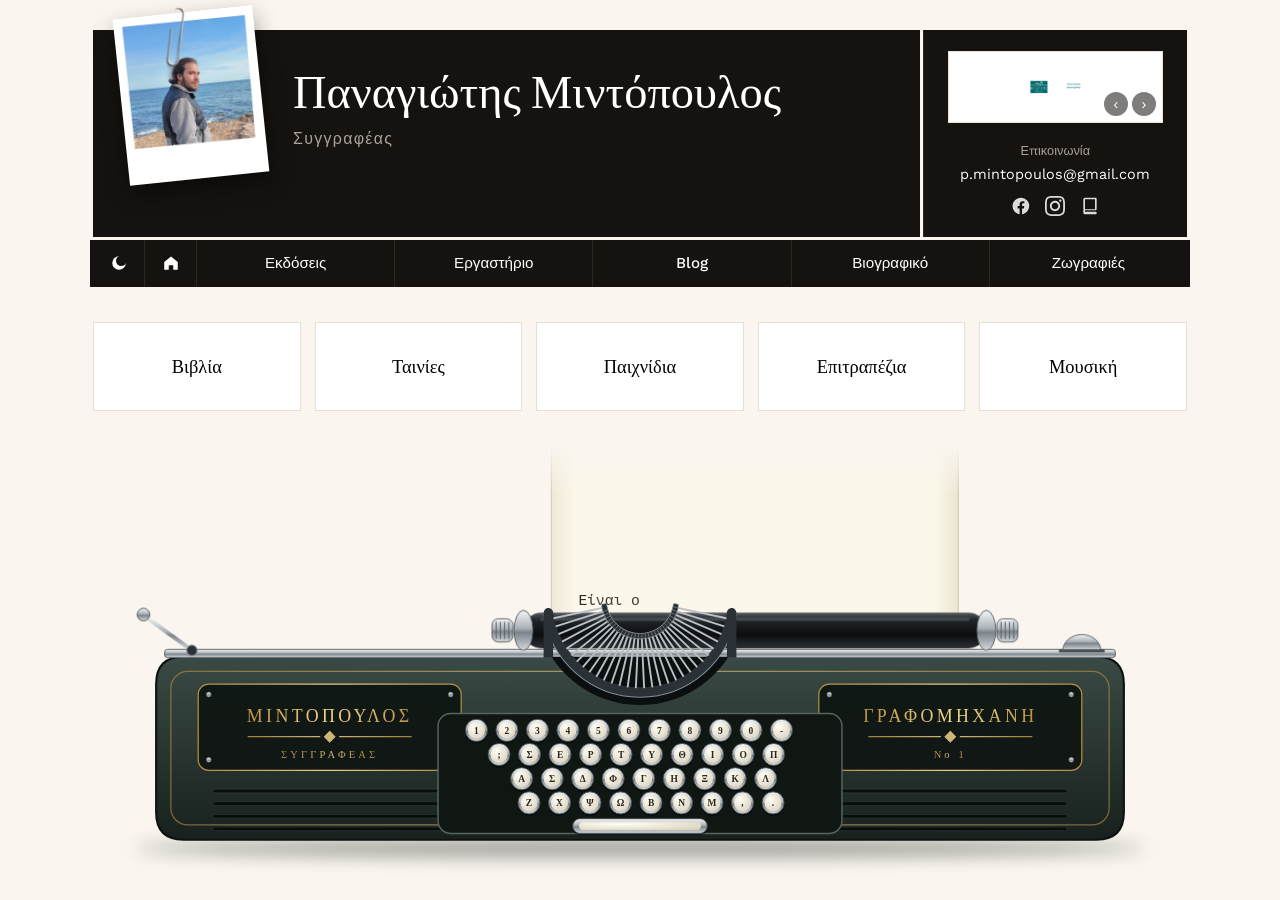
<file: suggestions.html>
<!DOCTYPE html>
<html lang="el">
<head>
<meta charset="UTF-8">
<script>(function(){try{if(localStorage.getItem("siteTheme")==="dark"){document.documentElement.setAttribute("data-theme","dark");}}catch(e){}try{if(sessionStorage.getItem("introTyped")){document.documentElement.classList.add("intro-done");}else{sessionStorage.setItem("introTyped","1");}}catch(e){}})();</script>
<meta name="viewport" content="width=device-width, initial-scale=1.0">
<title>Προτάσεις | Παναγιώτης Μιντόπουλος</title>
<meta name="description" content="Προτάσεις του Παναγιώτη Μιντόπουλου σε βιβλία, ταινίες, παιχνίδια, επιτραπέζια και μουσική.">
<link rel="canonical" href="https://pmintopoulos.github.io/suggestions.html">
<meta property="og:type" content="website">
<meta property="og:site_name" content="Παναγιώτης Μιντόπουλος">
<meta property="og:title" content="Προτάσεις | Παναγιώτης Μιντόπουλος">
<meta property="og:description" content="Προτάσεις του Παναγιώτη Μιντόπουλου σε βιβλία, ταινίες, παιχνίδια, επιτραπέζια και μουσική.">
<meta property="og:url" content="https://pmintopoulos.github.io/suggestions.html">
<meta property="og:image" content="https://pmintopoulos.github.io/images/author-photo.jpg">
<meta name="twitter:card" content="summary">
<meta name="twitter:title" content="Προτάσεις | Παναγιώτης Μιντόπουλος">
<meta name="twitter:description" content="Προτάσεις του Παναγιώτη Μιντόπουλου σε βιβλία, ταινίες, παιχνίδια, επιτραπέζια και μουσική.">
<meta name="twitter:image" content="https://pmintopoulos.github.io/images/author-photo.jpg">
<link rel="preconnect" href="https://fonts.googleapis.com">
<link rel="preconnect" href="https://fonts.gstatic.com" crossorigin>
<link href="https://fonts.googleapis.com/css2?family=Fraunces:opsz,wght@9..144,400;9..144,500;9..144,600&family=Work+Sans:wght@400;500;600&display=swap" rel="stylesheet">
<link rel="stylesheet" href="style.css">
<link rel="icon" type="image/png" href="images/favicon.png">
</head>
<body>

<!-- Decorative ambient text in the side margins on wide screens.
     Purely visual, non-interactive, auto-hidden on narrower
     screens and for reduced-motion users. -->
<div class="ambient-text ambient-left" id="ambientLeft" aria-hidden="true"></div>
<div class="ambient-text ambient-right" id="ambientRight" aria-hidden="true"></div>

<!-- ============ HERO: photo + name/title + contact & social ============ -->
<div class="hero-strip">
  <div class="hero-name">
    <div class="hero-photo-frame">
      <img class="hero-photo" src="images/hero-photo.jpg" alt="Φωτογραφία συγγραφέα" onerror="this.style.display='none'">
      <img class="hero-photo-clip" src="images/hero-clip.png" alt="" onerror="this.style.display='none'">
    </div>
    <h1>Παναγιώτης Μιντόπουλος</h1>
    <p class="hero-subtitle"><span class="tw-letter" style="--t:700ms;--d:150ms">Σ</span><span class="tw-letter" style="--t:850ms;--d:120ms">υ</span><span class="tw-letter" style="--t:970ms;--d:160ms">γ</span><span class="tw-letter" style="--t:1130ms;--d:110ms">γ</span><span class="tw-letter" style="--t:1240ms;--d:140ms">ρ</span><span class="tw-letter" style="--t:1380ms;--d:130ms">α</span><span class="tw-letter" style="--t:1510ms;--d:170ms">φ</span><span class="tw-letter" style="--t:1680ms;--d:120ms">έ</span><span class="tw-letter" style="--t:1800ms;--d:150ms">α</span><span class="tw-letter" style="--t:1950ms">ς</span></p>
    <script>(function(){try{var t=JSON.parse(sessionStorage.getItem("titles")||"[]"),p=document.querySelector(".hero-subtitle");if(!p||!t.length)return;p.classList.add("has-titles");t.forEach(function(x){var s=document.createElement("span");s.className="tw-sep";s.textContent="\u00a0\u00b7 ";var e=document.createElement("span");e.className="tw-title";e.textContent=x;p.appendChild(s);p.appendChild(e);});}catch(e){}})();</script>
    <div class="candle-cluster" aria-hidden="true">
      <div class="candle candle-1"><div class="candle-glow"></div><div class="candle-flame"></div><div class="candle-body"></div></div>
      <div class="candle candle-2"><div class="candle-glow"></div><div class="candle-flame"></div><div class="candle-body"></div></div>
      <div class="candle candle-3"><div class="candle-glow"></div><div class="candle-flame"></div><div class="candle-body"></div></div>
    </div>
  </div>
  <div class="hero-contact">
    <div class="store-switcher" id="storeSwitcher">
      <a class="store-link" id="storeLink" href="#" target="_blank" rel="noopener" aria-label="Δείτε το βιβλίο στο βιβλιοπωλείο">
        <img id="storeImg" src="images/stores/store-meltemi.jpg" alt="Διαθέσιμο στο Μελτέμι">
      </a>
      <div class="store-arrows">
        <button type="button" class="store-arrow" id="storePrev" aria-label="Προηγούμενο κατάστημα">&#8249;</button>
        <button type="button" class="store-arrow" id="storeNext" aria-label="Επόμενο κατάστημα">&#8250;</button>
      </div>
    </div>
    <p class="contact-label">Επικοινωνία</p>
    <a href="mailto:p.mintopoulos@gmail.com">p.mintopoulos@gmail.com</a>
    <div class="social-row">
      <a href="https://www.facebook.com/profile.php?id=61594386359004" aria-label="Facebook" target="_blank" rel="noopener" class="social-icon">
        <svg viewBox="0 0 24 24" width="20" height="20" fill="currentColor" aria-hidden="true">
          <path d="M22 12.06C22 6.48 17.52 2 11.94 2S1.88 6.48 1.88 12.06c0 5.02 3.66 9.18 8.44 9.94v-7.03H7.9v-2.91h2.42V9.94c0-2.39 1.42-3.71 3.6-3.71 1.04 0 2.13.19 2.13.19v2.35h-1.2c-1.18 0-1.55.74-1.55 1.5v1.79h2.64l-.42 2.91h-2.22V22c4.78-.76 8.44-4.92 8.44-9.94Z"/>
        </svg>
      </a>
      <a href="https://www.instagram.com/panagiotis.mintopoulos/" aria-label="Instagram" target="_blank" rel="noopener" class="social-icon">
        <svg viewBox="0 0 24 24" width="20" height="20" fill="currentColor" aria-hidden="true">
          <path d="M12 2.163c3.204 0 3.584.012 4.85.07 3.252.148 4.771 1.691 4.919 4.919.058 1.265.069 1.645.069 4.849 0 3.205-.012 3.584-.069 4.849-.149 3.225-1.664 4.771-4.919 4.919-1.266.058-1.644.07-4.85.07-3.204 0-3.584-.012-4.849-.07-3.26-.149-4.771-1.699-4.919-4.92-.058-1.265-.07-1.644-.07-4.849 0-3.204.013-3.583.07-4.849.149-3.227 1.664-4.771 4.919-4.919 1.266-.057 1.645-.069 4.849-.069zm0-2.163c-3.259 0-3.667.014-4.947.072-4.358.2-6.78 2.618-6.98 6.98-.059 1.281-.073 1.689-.073 4.948 0 3.259.014 3.668.072 4.948.2 4.358 2.618 6.78 6.98 6.98 1.281.058 1.689.072 4.948.072 3.259 0 3.668-.014 4.948-.072 4.354-.2 6.782-2.618 6.979-6.98.059-1.28.073-1.689.073-4.948 0-3.259-.014-3.667-.072-4.947-.196-4.354-2.617-6.78-6.979-6.98-1.281-.059-1.69-.073-4.949-.073zm0 5.838c-3.403 0-6.162 2.759-6.162 6.162s2.759 6.163 6.162 6.163 6.162-2.759 6.162-6.163c0-3.403-2.759-6.162-6.162-6.162zm0 10.162c-2.209 0-4-1.79-4-4 0-2.209 1.791-4 4-4s4 1.791 4 4c0 2.21-1.791 4-4 4zm6.406-11.845c-.796 0-1.441.645-1.441 1.44s.645 1.44 1.441 1.44c.795 0 1.439-.645 1.439-1.44s-.644-1.44-1.439-1.44z"/>
        </svg>
      </a>
      <a href="https://www.goodreads.com/user/show/204530890-panagiotis-mintopoulos" aria-label="Goodreads" target="_blank" rel="noopener" class="social-icon">
        <svg viewBox="0 0 24 24" width="20" height="20" fill="currentColor" aria-hidden="true">
          <path d="M6 2a2 2 0 00-2 2v16a2 2 0 002 2h13a1 1 0 001-1v-1a1 1 0 00-1-1H6.5a.5.5 0 01-.5-.5v-1a.5.5 0 01.5-.5H19a1 1 0 001-1V3a1 1 0 00-1-1H6zm0 2h12v12H6.5a2.49 2.49 0 00-.5.05V4z"/>
        </svg>
      </a>
    </div>
  </div>
</div>

<!-- ============ NAV ============ -->
<nav class="main-nav">
  <ul>
    <li class="nav-theme">
      <button type="button" id="themeToggle" aria-label="Εναλλαγή νυχτερινής λειτουργίας"></button>
    </li>
    <li class="nav-home">
      <a href="index.html" aria-label="Αρχική">
        <svg viewBox="0 0 24 24" width="18" height="18" fill="currentColor" aria-hidden="true">
          <path d="M12 3.2 3 10.5V21h6v-6h6v6h6V10.5L12 3.2Z"/>
        </svg>
      </a>
    </li>
    <li class="has-dropdown">
      <a href="#">Εκδόσεις</a>
      <ul class="dropdown">
        <li><a href="novels.html">Μυθιστορήματα</a></li>
        <li><a href="stories.html">Διηγήματα</a></li>
      </ul>
    </li>
    <li class="has-dropdown">
      <a href="#">Εργαστήριο</a>
      <ul class="dropdown">
        <li><a href="unfinished.html">Ημιτελή</a></li>
        <li><a href="archived.html">Αρχειοθετημένα</a></li>
      </ul>
    </li>
    <li><a href="blog.html">Blog</a></li>
    <li><a href="bio.html">Βιογραφικό</a></li>
    <li><a href="drawings.html">Ζωγραφιές</a></li>
  </ul>
</nav>

<!-- ============ SUGGESTIONS: 5 category tiles + list panel ============ -->
<main class="suggestions-main">
  <div class="suggestions-categories" id="suggestionsCategories"><!-- filled in by script.js --></div>
</main>

<!-- ============ SUGGESTIONS PANEL (shared markup, driven by script.js) ============ -->
<div class="excerpt-overlay" id="suggestionsPanel">
  <div class="excerpt-close-bar">
    <button type="button" class="excerpt-close" id="suggestionsClose">&times; Κλείσιμο</button>
  </div>
  <div class="excerpt-inner">
    <h2 class="excerpt-title" id="suggestionsTitle"></h2>
    <div class="suggestions-list" id="suggestionsList"></div>
  </div>
</div>

<footer class="site-footer">
  <p>&copy; <span id="year"></span> Παναγιώτης Μιντόπουλος</p>
</footer>

<script src="script.js"></script>
</body>
</html>
</file>
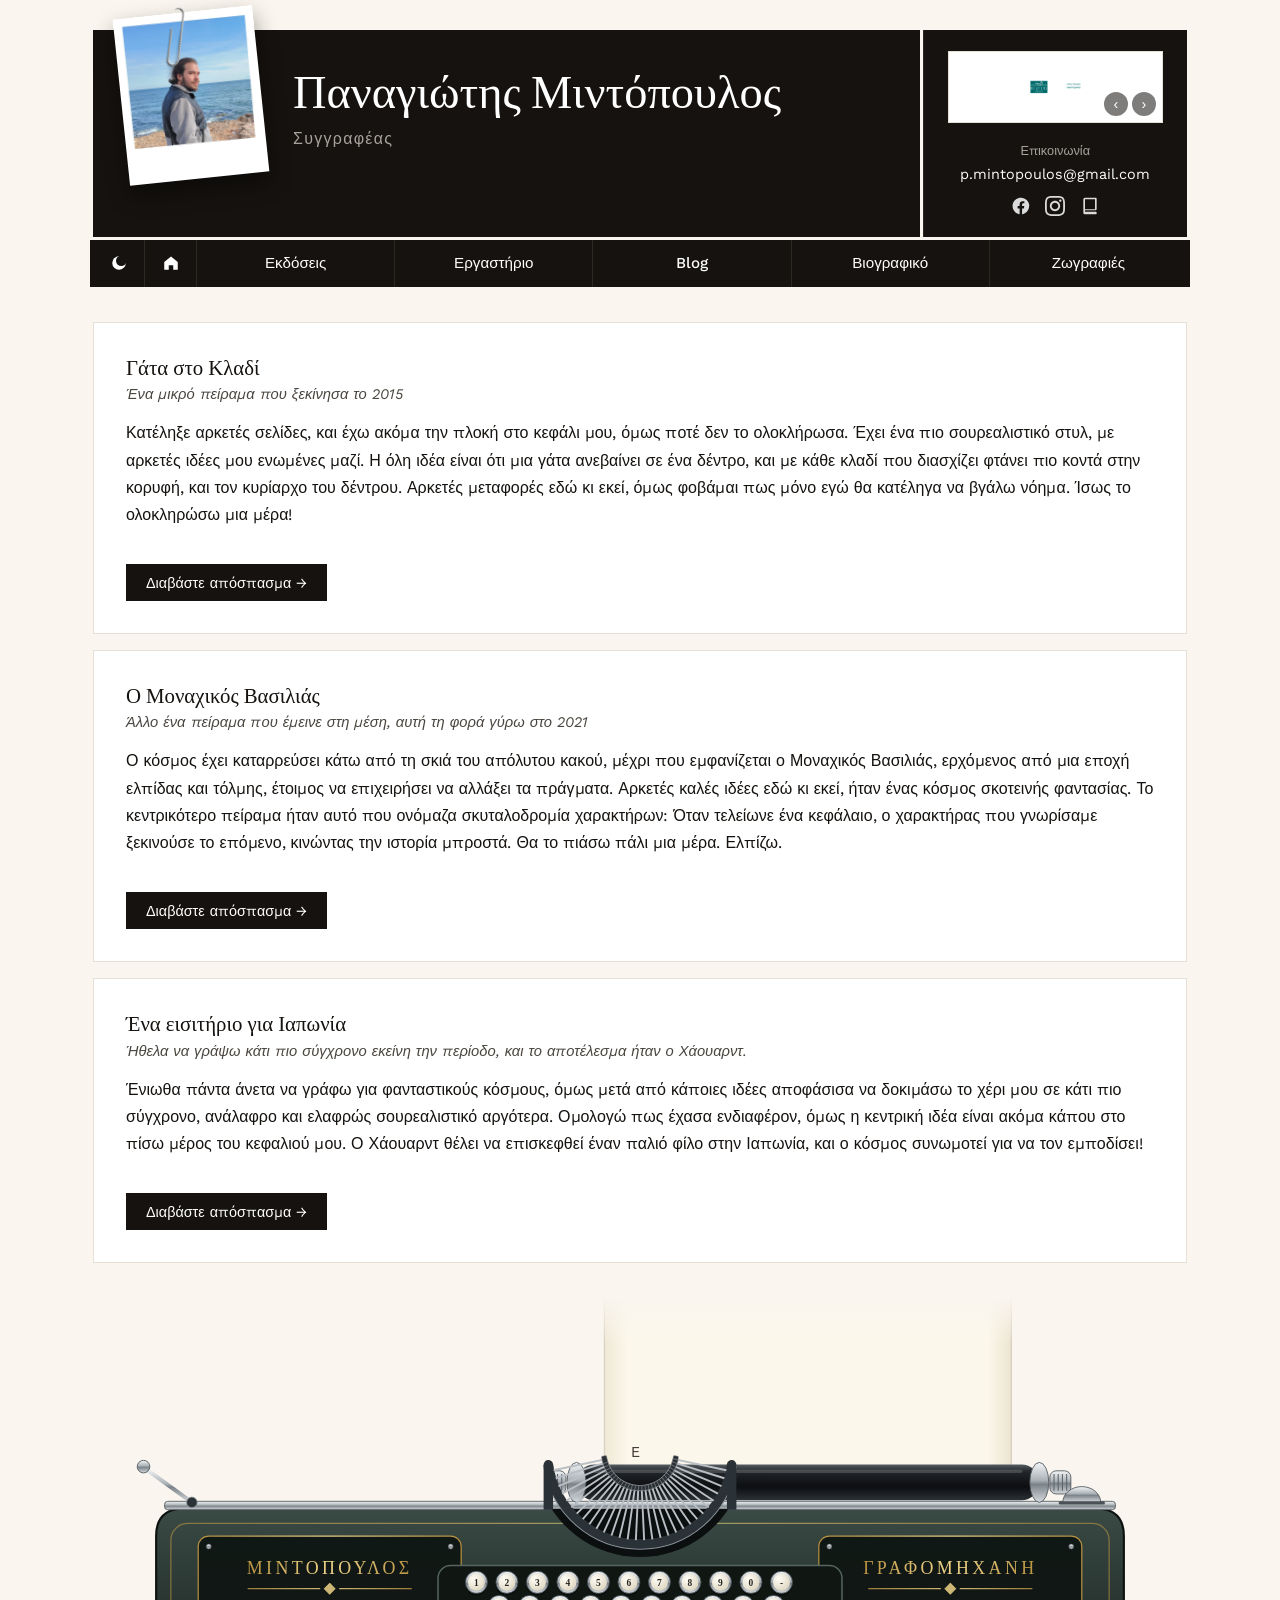
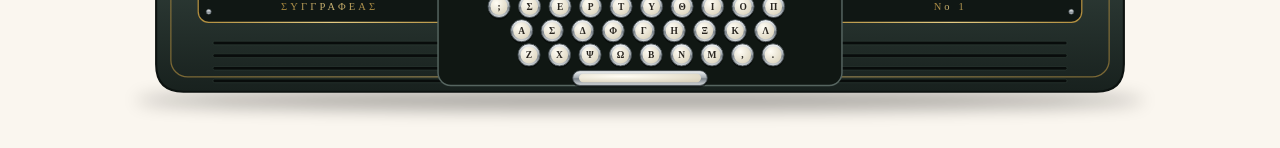
<file: unfinished.html>
<!DOCTYPE html>
<html lang="el">
<head>
<meta charset="UTF-8">
<script>(function(){try{if(localStorage.getItem("siteTheme")==="dark"){document.documentElement.setAttribute("data-theme","dark");}}catch(e){}try{if(sessionStorage.getItem("introTyped")){document.documentElement.classList.add("intro-done");}else{sessionStorage.setItem("introTyped","1");}}catch(e){}})();</script>
<meta name="viewport" content="width=device-width, initial-scale=1.0">
<title>Ημιτελή | Παναγιώτης Μιντόπουλος</title>
<meta name="description" content="Ημιτελή έργα του συγγραφέα Παναγιώτη Μιντόπουλου.">
<link rel="canonical" href="https://pmintopoulos.github.io/unfinished.html">
<meta property="og:type" content="website">
<meta property="og:site_name" content="Παναγιώτης Μιντόπουλος">
<meta property="og:title" content="Ημιτελή | Παναγιώτης Μιντόπουλος">
<meta property="og:description" content="Ημιτελή έργα του συγγραφέα Παναγιώτη Μιντόπουλου.">
<meta property="og:url" content="https://pmintopoulos.github.io/unfinished.html">
<meta property="og:image" content="https://pmintopoulos.github.io/images/author-photo.jpg">
<meta name="twitter:card" content="summary">
<meta name="twitter:title" content="Ημιτελή | Παναγιώτης Μιντόπουλος">
<meta name="twitter:description" content="Ημιτελή έργα του συγγραφέα Παναγιώτη Μιντόπουλου.">
<meta name="twitter:image" content="https://pmintopoulos.github.io/images/author-photo.jpg">
<link rel="preconnect" href="https://fonts.googleapis.com">
<link rel="preconnect" href="https://fonts.gstatic.com" crossorigin>
<link href="https://fonts.googleapis.com/css2?family=Fraunces:opsz,wght@9..144,400;9..144,500;9..144,600&family=Work+Sans:wght@400;500;600&display=swap" rel="stylesheet">
<link rel="stylesheet" href="style.css">
<link rel="icon" type="image/png" href="images/favicon.png">
</head>
<body>

<!-- Decorative ambient text in the side margins on wide screens.
     Purely visual, non-interactive, auto-hidden on narrower
     screens and for reduced-motion users. -->
<div class="ambient-text ambient-left" id="ambientLeft" aria-hidden="true"></div>
<div class="ambient-text ambient-right" id="ambientRight" aria-hidden="true"></div>

<!-- ============ HERO: photo + name/title + contact & social ============ -->
<div class="hero-strip">
  <div class="hero-name">
    <div class="hero-photo-frame">
      <img class="hero-photo" src="images/hero-photo.jpg" alt="Φωτογραφία συγγραφέα" onerror="this.style.display='none'">
      <img class="hero-photo-clip" src="images/hero-clip.png" alt="" onerror="this.style.display='none'">
    </div>
    <h1>Παναγιώτης Μιντόπουλος</h1>
    <p class="hero-subtitle"><span class="tw-letter" style="--t:700ms;--d:150ms">Σ</span><span class="tw-letter" style="--t:850ms;--d:120ms">υ</span><span class="tw-letter" style="--t:970ms;--d:160ms">γ</span><span class="tw-letter" style="--t:1130ms;--d:110ms">γ</span><span class="tw-letter" style="--t:1240ms;--d:140ms">ρ</span><span class="tw-letter" style="--t:1380ms;--d:130ms">α</span><span class="tw-letter" style="--t:1510ms;--d:170ms">φ</span><span class="tw-letter" style="--t:1680ms;--d:120ms">έ</span><span class="tw-letter" style="--t:1800ms;--d:150ms">α</span><span class="tw-letter" style="--t:1950ms">ς</span></p>
    <script>(function(){try{var t=JSON.parse(sessionStorage.getItem("titles")||"[]"),p=document.querySelector(".hero-subtitle");if(!p||!t.length)return;p.classList.add("has-titles");t.forEach(function(x){var s=document.createElement("span");s.className="tw-sep";s.textContent="\u00a0\u00b7 ";var e=document.createElement("span");e.className="tw-title";e.textContent=x;p.appendChild(s);p.appendChild(e);});}catch(e){}})();</script>
    <div class="candle-cluster" aria-hidden="true">
      <div class="candle candle-1"><div class="candle-glow"></div><div class="candle-flame"></div><div class="candle-body"></div></div>
      <div class="candle candle-2"><div class="candle-glow"></div><div class="candle-flame"></div><div class="candle-body"></div></div>
      <div class="candle candle-3"><div class="candle-glow"></div><div class="candle-flame"></div><div class="candle-body"></div></div>
    </div>
  </div>
  <div class="hero-contact">
    <div class="store-switcher" id="storeSwitcher">
      <a class="store-link" id="storeLink" href="#" target="_blank" rel="noopener" aria-label="Δείτε το βιβλίο στο βιβλιοπωλείο">
        <img id="storeImg" src="images/stores/store-meltemi.jpg" alt="Διαθέσιμο στο Μελτέμι">
      </a>
      <div class="store-arrows">
        <button type="button" class="store-arrow" id="storePrev" aria-label="Προηγούμενο κατάστημα">&#8249;</button>
        <button type="button" class="store-arrow" id="storeNext" aria-label="Επόμενο κατάστημα">&#8250;</button>
      </div>
    </div>
    <p class="contact-label">Επικοινωνία</p>
    <a href="mailto:p.mintopoulos@gmail.com">p.mintopoulos@gmail.com</a>
    <div class="social-row">
      <a href="https://www.facebook.com/profile.php?id=61594386359004" aria-label="Facebook" target="_blank" rel="noopener" class="social-icon">
        <svg viewBox="0 0 24 24" width="20" height="20" fill="currentColor" aria-hidden="true">
          <path d="M22 12.06C22 6.48 17.52 2 11.94 2S1.88 6.48 1.88 12.06c0 5.02 3.66 9.18 8.44 9.94v-7.03H7.9v-2.91h2.42V9.94c0-2.39 1.42-3.71 3.6-3.71 1.04 0 2.13.19 2.13.19v2.35h-1.2c-1.18 0-1.55.74-1.55 1.5v1.79h2.64l-.42 2.91h-2.22V22c4.78-.76 8.44-4.92 8.44-9.94Z"/>
        </svg>
      </a>
      <a href="https://www.instagram.com/panagiotis.mintopoulos/" aria-label="Instagram" target="_blank" rel="noopener" class="social-icon">
        <svg viewBox="0 0 24 24" width="20" height="20" fill="currentColor" aria-hidden="true">
          <path d="M12 2.163c3.204 0 3.584.012 4.85.07 3.252.148 4.771 1.691 4.919 4.919.058 1.265.069 1.645.069 4.849 0 3.205-.012 3.584-.069 4.849-.149 3.225-1.664 4.771-4.919 4.919-1.266.058-1.644.07-4.85.07-3.204 0-3.584-.012-4.849-.07-3.26-.149-4.771-1.699-4.919-4.92-.058-1.265-.07-1.644-.07-4.849 0-3.204.013-3.583.07-4.849.149-3.227 1.664-4.771 4.919-4.919 1.266-.057 1.645-.069 4.849-.069zm0-2.163c-3.259 0-3.667.014-4.947.072-4.358.2-6.78 2.618-6.98 6.98-.059 1.281-.073 1.689-.073 4.948 0 3.259.014 3.668.072 4.948.2 4.358 2.618 6.78 6.98 6.98 1.281.058 1.689.072 4.948.072 3.259 0 3.668-.014 4.948-.072 4.354-.2 6.782-2.618 6.979-6.98.059-1.28.073-1.689.073-4.948 0-3.259-.014-3.667-.072-4.947-.196-4.354-2.617-6.78-6.979-6.98-1.281-.059-1.69-.073-4.949-.073zm0 5.838c-3.403 0-6.162 2.759-6.162 6.162s2.759 6.163 6.162 6.163 6.162-2.759 6.162-6.163c0-3.403-2.759-6.162-6.162-6.162zm0 10.162c-2.209 0-4-1.79-4-4 0-2.209 1.791-4 4-4s4 1.791 4 4c0 2.21-1.791 4-4 4zm6.406-11.845c-.796 0-1.441.645-1.441 1.44s.645 1.44 1.441 1.44c.795 0 1.439-.645 1.439-1.44s-.644-1.44-1.439-1.44z"/>
        </svg>
      </a>
      <a href="https://www.goodreads.com/user/show/204530890-panagiotis-mintopoulos" aria-label="Goodreads" target="_blank" rel="noopener" class="social-icon">
        <svg viewBox="0 0 24 24" width="20" height="20" fill="currentColor" aria-hidden="true">
          <path d="M6 2a2 2 0 00-2 2v16a2 2 0 002 2h13a1 1 0 001-1v-1a1 1 0 00-1-1H6.5a.5.5 0 01-.5-.5v-1a.5.5 0 01.5-.5H19a1 1 0 001-1V3a1 1 0 00-1-1H6zm0 2h12v12H6.5a2.49 2.49 0 00-.5.05V4z"/>
        </svg>
      </a>
    </div>
  </div>
</div>

<!-- ============ NAV ============ -->
<nav class="main-nav">
  <ul>
    <li class="nav-theme">
      <button type="button" id="themeToggle" aria-label="Εναλλαγή νυχτερινής λειτουργίας"></button>
    </li>
    <li class="nav-home">
      <a href="index.html" aria-label="Αρχική">
        <svg viewBox="0 0 24 24" width="18" height="18" fill="currentColor" aria-hidden="true">
          <path d="M12 3.2 3 10.5V21h6v-6h6v6h6V10.5L12 3.2Z"/>
        </svg>
      </a>
    </li>
    <li class="has-dropdown">
      <a href="#">Εκδόσεις</a>
      <ul class="dropdown">
        <li><a href="novels.html">Μυθιστορήματα</a></li>
        <li><a href="stories.html">Διηγήματα</a></li>
      </ul>
    </li>
    <li class="has-dropdown">
      <a href="#">Εργαστήριο</a>
      <ul class="dropdown">
        <li><a href="unfinished.html">Ημιτελή</a></li>
        <li><a href="archived.html">Αρχειοθετημένα</a></li>
      </ul>
    </li>
    <li><a href="blog.html">Blog</a></li>
    <li><a href="bio.html">Βιογραφικό</a></li>
    <li><a href="drawings.html">Ζωγραφιές</a></li>
  </ul>
</nav>

<!-- ============ WORKSHOP: stacked entries + excerpt panel ============ -->
<main class="workshop-main" data-workshop="unfinished">
  <div class="workshop-list" id="workshopList"><!-- filled in by script.js --></div>
</main>

<!-- ============ EXCERPT PANEL (shared markup, driven by script.js) ============ -->
<div class="excerpt-overlay" id="excerptOverlay">
  <div class="excerpt-close-bar">
    <button type="button" class="excerpt-close" id="excerptClose">&times; Κλείσιμο</button>
  </div>
  <div class="excerpt-inner">
    <h2 class="excerpt-title" id="excerptTitle"></h2>
    <div class="excerpt-body" id="excerptBody"></div>
  </div>
</div>

<footer class="site-footer">
  <p>&copy; <span id="year"></span> Παναγιώτης Μιντόπουλος</p>
</footer>

<script src="script.js"></script>
</body>
</html>
</file>
<file: style.css>
/* =========================================================
   TOKENS — change these to re-theme the whole site
   ========================================================= */
:root {
  --black: #15120f;
  --orange: #d9711f;
  --orange-dark: #b85c15;
  --gold: #f0a400;
  --blue: #3e6fb0;
  --grey: #a7a29b;
  --grey-dark: #6f6a63;
  --paper: #faf6ef;
  --ink: #15120f;
  --ink-soft: #4a453f;
  --white: #ffffff;
  --on-dark: #ffffff;
  --on-dark-muted: #a7a29b;
  --card-border: #e6e0d4;

  --font-display: "Fraunces", Georgia, serif;
  --font-body: "Work Sans", -apple-system, Segoe UI, sans-serif;

  --max-width: 1100px;
}

/* Night mode — toggled by adding data-theme="dark" to <html> via
   script.js. Re-theming happens automatically everywhere on the
   site, since every component below is built from these tokens
   rather than hardcoded colors. */
html[data-theme="dark"] {
  --orange: #e08a3e;
  --orange-dark: #c76f22;
  --gold: #e0a63a;
  --blue: #6c95cc;
  --grey: #4a463e;
  --grey-dark: #6f6a5e;
  --paper: #17150f;
  --ink: #ece7da;
  --ink-soft: #b6b0a0;
  --white: #211e17;
  --card-border: #343025;
}

html {
  transition: background-color 0.2s ease;
}
body {
  transition: background-color 0.2s ease, color 0.2s ease;
}

* { box-sizing: border-box; }

html { scroll-behavior: smooth; }

body {
  margin: 0;
  font-family: var(--font-body);
  color: var(--ink);
  background: var(--paper);
  -webkit-font-smoothing: antialiased;
}

img { max-width: 100%; display: block; }

a {
  color: inherit;
  text-decoration: none;
}

h1, h2, h3 {
  font-family: var(--font-display);
  margin: 0;
  font-weight: 500;
}

/* Empty-state placeholder styling: shows while real photos/covers
   are not yet in the /images folder. Once you add a real image,
   this label disappears automatically because the <img> loads. */
.placeholder-label {
  display: none;
  font-family: var(--font-body);
  font-size: 0.85rem;
  color: var(--on-dark);
  text-align: center;
  padding: 0 0.5rem;
}
[class*="cell-"].empty,
.photo-box.empty,
.bio-photo.empty {
  display: flex;
  align-items: center;
  justify-content: center;
}
[class*="cell-"].empty .placeholder-label,
.photo-box.empty .placeholder-label,
.bio-photo.empty .placeholder-label {
  display: block;
}

/* =========================================================
   HERO PHOTO — polaroid-style photo + clip, overlapping the
   top-left corner of the black name box
   ========================================================= */
.hero-photo-frame {
  position: absolute;
  top: -18px;
  left: 28px;
  width: 140px;
  z-index: 2;
  pointer-events: none;
}
.hero-photo {
  display: block;
  width: 100%;
  transform: rotate(-6deg);
  box-shadow: 0 10px 22px rgba(0, 0, 0, 0.4);
}
.hero-photo-clip {
  position: absolute;
  top: -4px;
  left: 38px;
  width: 34px;
  transform: rotate(-16deg);
  z-index: 3;
}

/* =========================================================
   TYPEWRITER — "Συγγραφέας" types itself out when a page loads.
   Each letter is its own <span> with a start time (--t) and the
   gap until the next letter (--d). A thin cursor follows the
   typing, then keeps blinking on the last letter for as long as
   the page is open. Pure CSS: no script needed.
   ========================================================= */
.tw-letter {
  position: relative;
  animation: twShow 0.01s linear both;
  animation-delay: var(--t, 0ms);
}
.tw-letter::after {
  content: "";
  position: absolute;
  top: 0.12em;
  bottom: 0.02em;
  right: -0.12em;
  width: 0.08em;
  background: currentColor;
  opacity: 0;
  /* visible only during this letter's own window; afterwards it
     simply falls back to the invisible default above */
  animation: twCursorStep var(--d, 150ms) linear;
  animation-delay: var(--t, 0ms);
}
/* the final letter's cursor never leaves — it blinks */
.tw-letter:last-child::after {
  animation: twCursorBlink 1.1s steps(1) infinite;
  animation-delay: var(--t, 0ms);
}

@keyframes twShow {
  from { opacity: 0; }
  to   { opacity: 1; }
}
@keyframes twCursorStep {
  from, to { opacity: 1; }
}
@keyframes twCursorBlink {
  0%, 55% { opacity: 1; }
  56%, 100% { opacity: 0; }
}

/* After the first page of a visit the word has already been typed
   (the page head adds .intro-done), so it's simply there: no
   retyping, just the cursor blinking where it left off. */
html.intro-done .tw-letter { animation: none; }
html.intro-done .tw-letter::after { animation: none; }
html.intro-done .tw-letter:last-child::after {
  animation: twCursorBlink 1.1s steps(1) infinite;
  animation-delay: 0s;
}

/* Visitors who prefer reduced motion just see the word, no typing */
@media (prefers-reduced-motion: reduce) {
  .tw-letter { animation: none; }
  .tw-letter::after { display: none; }
}

/* =========================================================
   COLLECTED TITLES — words earned while exploring, typed in after
   "Συγγραφέας". Each title stays in one piece; the line only wraps
   between titles. The blinking cursor moves to the newest one.
   ========================================================= */
.hero-subtitle.has-titles { line-height: 1.55; }
/* the separator is a no-break space + dot + a normal space, so a line can
   only break after the dot (never before it); each title stays in one piece */
.tw-title { white-space: nowrap; }

/* the cursor now lives at the end of the newest title instead */
.hero-subtitle.has-titles .tw-letter:last-child::after { display: none; }
.tw-title:last-child::after {
  content: "";
  display: inline-block;
  width: 0.08em;
  height: 1em;
  margin-left: 0.1em;
  vertical-align: -0.12em;
  background: currentColor;
  animation: twCursorBlink 1.1s steps(1) infinite;
}
.tw-title.typing::after { animation: none; opacity: 1; }

@media (prefers-reduced-motion: reduce) {
  .tw-title::after { display: none; }
}

/* =========================================================
   POLAROID — click to take a closer look. It scales up but keeps
   its tilt; click elsewhere or press Esc to put it back.
   ========================================================= */
.hero-photo-frame {
  transform-origin: 50% 0;
  transition: transform 0.4s cubic-bezier(0.2, 0.8, 0.2, 1), z-index 0s 0.4s;
}
.hero-photo,
.hero-photo-clip { pointer-events: auto; }
.hero-photo { cursor: zoom-in; transition: box-shadow 0.4s ease; }
.hero-photo:focus-visible { outline: 2px solid var(--gold); outline-offset: 4px; }
.hero-photo-frame.zoomed {
  transform: translate(var(--zx, 0px), var(--zy, 0px)) scale(1.5);
  z-index: 30; /* above the menu bar while it's being looked at */
  transition: transform 0.4s cubic-bezier(0.2, 0.8, 0.2, 1), z-index 0s;
}
.hero-photo-frame.zoomed .hero-photo {
  cursor: zoom-out;
  box-shadow: 0 18px 36px rgba(0, 0, 0, 0.55);
}

/* =========================================================
   CANDLES — three small flickering candles in the bottom-right
   of the name card. Only visible in night mode; pure CSS, no
   images. Each flame flickers on its own timing so they never
   move in sync.
   ========================================================= */
.candle-cluster {
  position: absolute;
  bottom: 12px;
  right: 22px;
  display: none;
  align-items: flex-end;
  gap: 12px;
  z-index: 1;
  pointer-events: none;
}
html[data-theme="dark"] .candle-cluster {
  display: flex;
  animation: candlesFadeIn 1.2s ease both;
}

.candle {
  position: relative;
  width: 10px;
  display: flex;
  flex-direction: column;
  align-items: center;
}
.candle-body {
  width: 10px;
  border-radius: 2px 2px 1px 1px;
  background: linear-gradient(90deg, #cdbb8e 0%, #f1e6c9 45%, #d8c79e 100%);
  box-shadow: inset 0 2px 2px rgba(0, 0, 0, 0.12);
}
.candle-1 .candle-body { height: 30px; }
.candle-2 .candle-body { height: 42px; }
.candle-3 .candle-body { height: 24px; }

.candle-flame {
  position: relative;
  z-index: 2;
  width: 8px;
  height: 13px;
  margin-bottom: -1px;
  border-radius: 50% 50% 50% 50% / 62% 62% 38% 38%;
  background: radial-gradient(ellipse at 50% 70%, #fff3cf 0%, #ffc15a 45%, #ee7a1f 85%);
  transform-origin: 50% 100%;
  animation: flameFlicker 1.6s ease-in-out infinite;
}
.candle-glow {
  position: absolute;
  z-index: 1;
  left: 50%;
  bottom: calc(100% - 30px);
  width: 46px;
  height: 46px;
  transform: translateX(-50%);
  background: radial-gradient(circle, rgba(255, 176, 70, 0.5) 0%, rgba(255, 140, 40, 0.14) 50%, transparent 72%);
  animation: glowPulse 1.6s ease-in-out infinite;
}
/* the flame + glow sit above each candle body, which has a
   different height per candle, so the glow follows each flame */
.candle-1 .candle-glow { bottom: 36px; }
.candle-2 .candle-glow { bottom: 48px; }
.candle-3 .candle-glow { bottom: 30px; }

.candle-2 .candle-flame, .candle-2 .candle-glow { animation-delay: 0.35s; animation-duration: 1.9s; }
.candle-3 .candle-flame, .candle-3 .candle-glow { animation-delay: 0.7s; animation-duration: 1.4s; }

@keyframes flameFlicker {
  0%, 100% { transform: rotate(0deg) scale(1, 1); opacity: 1; }
  20%      { transform: rotate(-3deg) scale(1.06, 0.94); opacity: 0.93; }
  45%      { transform: rotate(2deg) scale(0.94, 1.08); opacity: 1; }
  70%      { transform: rotate(-1.5deg) scale(1.03, 0.97); opacity: 0.95; }
}
@keyframes glowPulse {
  0%, 100% { opacity: 0.75; }
  50%      { opacity: 1; }
}
@keyframes candlesFadeIn {
  from { opacity: 0; }
  to   { opacity: 1; }
}

@media (prefers-reduced-motion: reduce) {
  .candle-flame, .candle-glow, html[data-theme="dark"] .candle-cluster { animation: none; }
}

/* On narrow screens the name card is stacked and centered, so
   tuck the candles into its bottom-right corner but smaller. */
@media (max-width: 760px) {
  .candle-cluster { bottom: 8px; right: 14px; gap: 9px; transform: scale(0.8); transform-origin: bottom right; }
}

/* =========================================================
   COBWEB — a web in the top-right corner of the name card, above
   the candles. Night mode only. The drawing and its shimmer live in
   images/cobweb.svg (it fades in and out on its own timing, as if
   it only shows when the candlelight finds it).
   ========================================================= */
.hero-name::after {
  content: "";
  position: absolute;
  top: 0;
  right: 0;
  width: 104px;
  height: 104px;
  background: url("images/cobweb.svg") no-repeat top right / contain;
  filter: drop-shadow(0 0 2px rgba(255, 205, 140, 0.35));
  pointer-events: none;
  z-index: 0;
  display: none;
}
html[data-theme="dark"] .hero-name::after {
  display: block;
  animation: candlesFadeIn 1.6s ease both;
}
/* keep the name and titles above the web, never under it */
.hero-name h1,
.hero-subtitle { position: relative; z-index: 1; }

@media (max-width: 760px) {
  .hero-name::after { width: 84px; height: 84px; }
}
@media (prefers-reduced-motion: reduce) {
  html[data-theme="dark"] .hero-name::after { animation: none; }
}

/* =========================================================
   STORE SWITCHER — bookstore banner, now living inside the
   hero-contact card, above the "Επικοινωνία" info
   ========================================================= */
.store-switcher {
  position: relative;
  width: 100%;
  height: 72px;
  border: 1px solid var(--card-border);
  background: var(--white);
  overflow: hidden;
  margin-bottom: 0.75rem;
  flex-shrink: 0;
}
.store-link {
  display: block;
  width: 100%;
  height: 100%;
}
.store-link img {
  width: 100%;
  height: 100%;
  object-fit: contain;
  background: var(--white);
  display: block;
}
.store-arrows {
  position: absolute;
  right: 6px;
  bottom: 6px;
  display: flex;
  gap: 4px;
}
.store-arrow {
  width: 24px;
  height: 24px;
  border: none;
  border-radius: 50%;
  background: rgba(21, 18, 15, 0.55);
  color: var(--on-dark);
  font-size: 0.9rem;
  line-height: 1;
  cursor: pointer;
  display: flex;
  align-items: center;
  justify-content: center;
  transition: background 0.15s ease;
}
.store-arrow:hover { background: rgba(21, 18, 15, 0.85); }

/* =========================================================
   HERO — name / title + contact & social
   ========================================================= */
.hero-strip {
  display: flex;
  gap: 3px;
  max-width: var(--max-width);
  margin: 30px auto 0;
  padding: 0 3px;
}

.hero-name {
  position: relative;
  min-width: 0;
  flex: 2.5;
  background: var(--black);
  color: var(--on-dark);
  padding: 2.05rem 5.5rem 2.05rem 12.5rem;
  text-align: left;
  overflow: visible;
}
.hero-name h1 {
  font-size: clamp(1.9rem, 4vw, 2.9rem);
  font-weight: 500;
}
.hero-subtitle {
  margin-top: 0.6rem;
  font-family: var(--font-body);
  font-size: 1rem;
  letter-spacing: 0.08em;
  color: var(--on-dark-muted);
}

.hero-contact {
  flex: 1;
  background: var(--black);
  color: var(--on-dark);
  border-left: 1px solid #2c2822;
  padding: 1.3rem 1.5rem;
  display: flex;
  flex-direction: column;
  justify-content: center;
  gap: 0.5rem;
  text-align: center;
}
.contact-label {
  margin: 0;
  font-size: 0.8rem;
  color: var(--on-dark-muted);
}
.hero-contact a { font-size: 0.9rem; }
.hero-contact a:hover { color: var(--gold); }
.social-row {
  display: flex;
  justify-content: center;
  align-items: center;
  gap: 0.9rem;
  flex-wrap: wrap;
  margin-top: 0.4rem;
}
.social-icon {
  display: inline-flex;
  color: var(--on-dark);
  opacity: 0.85;
  transition: opacity 0.15s ease, color 0.15s ease;
}
.social-icon:hover {
  opacity: 1;
  color: var(--gold);
}

/* =========================================================
   NAV — black bar with dropdowns
   ========================================================= */
.main-nav {
  max-width: var(--max-width);
  margin: 3px auto 0;
  padding: 0 3px;
  background: var(--black);
  position: relative;
  z-index: 20;
}
.main-nav > ul {
  list-style: none;
  display: flex;
  margin: 0;
  padding: 0;
}
.main-nav > ul > li {
  flex: 1;
  text-align: center;
  border-right: 1px solid #2c2822;
}
.main-nav > ul > li:last-child { border-right: none; }

.main-nav > ul > li.nav-home { flex: 0 0 52px; }
.main-nav > ul > li.nav-home > a {
  display: flex;
  align-items: center;
  justify-content: center;
  height: 100%;
  padding: 0.9rem 0;
}

.main-nav > ul > li.nav-theme { flex: 0 0 52px; }
.main-nav > ul > li.nav-theme > button {
  display: flex;
  align-items: center;
  justify-content: center;
  width: 100%;
  height: 100%;
  padding: 0.9rem 0;
  background: none;
  border: none;
  color: var(--on-dark);
  cursor: pointer;
  transition: background 0.15s ease;
}
.main-nav > ul > li.nav-theme > button:hover { background: #262019; }

.main-nav > ul > li > a {
  display: block;
  padding: 0.9rem 0.75rem;
  color: var(--on-dark);
  font-size: 0.95rem;
  font-weight: 500;
  transition: background 0.15s ease;
}
.main-nav > ul > li > a:hover { background: #262019; }

/* dropdown panel */
.dropdown {
  list-style: none;
  margin: 0;
  padding: 6px;
  position: absolute;
  left: 0;
  right: 0;
  top: 100%;
  display: none;
  gap: 6px;
  background: transparent;
}
.has-dropdown { position: relative; }
.has-dropdown:hover .dropdown,
.has-dropdown:focus-within .dropdown,
.has-dropdown.open .dropdown {
  display: flex;
  flex-direction: column;
}
.dropdown li a {
  display: block;
  background: var(--grey);
  color: var(--ink);
  padding: 0.6rem 0.9rem;
  margin-bottom: 4px;
  font-size: 0.85rem;
  transition: background 0.15s ease;
}
.dropdown li a:hover { background: var(--grey-dark); color: var(--on-dark); }

/* =========================================================
   SHOWCASE — featured book, 2x2 grid on orange field
   ========================================================= */
.showcase {
  max-width: var(--max-width);
  margin: 3px auto 0;
  padding: 0.17rem 3px 3px;
  background: var(--white);
}
.showcase-title {
  color: var(--ink);
  text-align: center;
  font-size: clamp(1.4rem, 3vw, 1.9rem);
  margin-bottom: 1.5rem;
}

.showcase-grid {
  display: grid;
  grid-template-columns: 1fr 1fr;
  gap: 10px;
}

.cell {
  min-height: 260px;
  padding: 2rem;
  display: flex;
  flex-direction: column;
  justify-content: center;
  background: var(--white);
  border: 1px solid var(--white);
  color: var(--ink);
}

.cell-cover, .cell-back {
  background: var(--white);
  border: 1px solid var(--white);
  align-items: center;
  text-align: center;
  min-height: 340px;
  padding: 0;
  overflow: hidden;
}
.cell-cover img, .cell-back img { width: 80%; height: 80%; object-fit: contain; }

/* If a cover/back image ever fails to load, fall back to a
   visible gold tile so the placeholder label (which is white
   text) stays readable — only the normal, image-loaded state
   is white-on-white. */
.cell-cover.empty, .cell-back.empty { background: var(--gold); }

.cell-about, .cell-notes {
  background: var(--white);
  border: 1px solid var(--white);
  color: var(--ink);
}
.cell-about h3, .cell-notes h3 {
  font-size: 1.2rem;
  margin-bottom: 0.75rem;
}
.cell-about p, .cell-notes p {
  margin: 0;
  line-height: 1.6;
  font-size: 0.95rem;
  max-width: 46ch;
}

/* =========================================================
   BLOG — latest post + clickable history list
   ========================================================= */
.blog-main {
  max-width: var(--max-width);
  margin: 3px auto 0;
  padding: 2rem 3px 3px;
}

.blog-layout {
  display: grid;
  grid-template-columns: 2.2fr 1fr;
  gap: 20px;
  align-items: start;
}

.blog-post {
  position: relative;
  background: var(--white);
  border: 1px solid var(--card-border);
  padding: 2.5rem;
  min-height: 320px;
}
.blog-post .post-date {
  position: absolute;
  top: 1.5rem;
  right: 1.75rem;
  font-size: 0.8rem;
  color: var(--ink-soft);
}
.blog-post .post-title {
  font-size: clamp(1.5rem, 3vw, 1.9rem);
  padding-right: 7rem;
}
.blog-post .post-subtitle {
  margin-top: 0.5rem;
  color: var(--ink-soft);
  font-style: italic;
  font-size: 0.95rem;
}
.blog-post .post-body {
  margin-top: 1.5rem;
  line-height: 1.75;
}
.blog-post .post-body p { margin: 0 0 1rem; }
.blog-post .post-body p:last-child { margin-bottom: 0; }
.blog-post .post-image {
  margin-top: 1.5rem;
  width: 100%;
  border-radius: 2px;
}

.post-history {
  background: var(--paper);
  border: 1px solid var(--card-border);
  padding: 1.5rem;
}
.post-history h3 {
  font-size: 1rem;
  margin-bottom: 1rem;
}
.post-history-list {
  list-style: none;
  margin: 0;
  padding: 0;
  display: flex;
  flex-direction: column;
  gap: 8px;
}
.post-history-list button {
  width: 100%;
  text-align: left;
  background: var(--grey);
  color: var(--ink);
  border: none;
  padding: 0.7rem 0.9rem;
  cursor: pointer;
  font-family: var(--font-body);
  transition: background 0.15s ease, color 0.15s ease;
}
.post-history-list button:hover { background: var(--grey-dark); color: var(--on-dark); }
.post-history-list button.active { background: var(--black); color: var(--on-dark); }
.post-history-list .item-date {
  display: block;
  font-size: 0.72rem;
  opacity: 0.8;
}
.post-history-list .item-title {
  display: block;
  font-size: 0.9rem;
  font-weight: 500;
  margin-top: 2px;
}

@media (max-width: 760px) {
  .blog-layout { grid-template-columns: 1fr; }
  .blog-post .post-title { padding-right: 0; }
  .blog-post .post-date { position: static; display: block; margin-bottom: 0.75rem; }
}

/* =========================================================
   GALLERY — grouped blocks of artwork with a click-to-zoom
   lightbox (used by drawings.html and modeling.html)
   ========================================================= */
.gallery-main {
  max-width: var(--max-width);
  margin: 3px auto 0;
  padding: 2rem 3px 1.2rem;   /* short bottom: the typewriter follows directly */
}
.gallery-page-title {
  font-size: clamp(1.6rem, 3.5vw, 2.2rem);
  margin-bottom: 2rem;
}

.gallery-block { margin-bottom: 2.75rem; }
.gallery-block h2 {
  font-size: 1.3rem;
  margin-bottom: 1rem;
  padding-bottom: 0.5rem;
  border-bottom: 1px solid var(--card-border);
}

.gallery-grid {
  display: grid;
  grid-template-columns: repeat(auto-fill, minmax(190px, 1fr));
  gap: 14px;
}

.gallery-thumb {
  position: relative;
  aspect-ratio: 1 / 1;
  overflow: hidden;
  border: 1px solid var(--card-border);
  background: var(--white);
  padding: 0;
  cursor: pointer;
  display: block;
  width: 100%;
}
.gallery-thumb img {
  width: 100%;
  height: 100%;
  object-fit: cover;
  display: block;
  transition: transform 0.25s ease;
}
.gallery-thumb:hover img { transform: scale(1.06); }
.gallery-thumb .thumb-caption {
  position: absolute;
  left: 0; right: 0; bottom: 0;
  background: rgba(21, 18, 15, 0.72);
  color: var(--on-dark);
  font-size: 0.78rem;
  padding: 0.45rem 0.6rem;
  text-align: left;
  opacity: 0;
  transition: opacity 0.15s ease;
}
.gallery-thumb:hover .thumb-caption { opacity: 1; }
.gallery-thumb.empty {
  display: flex;
  align-items: center;
  justify-content: center;
  background: var(--gold);
}

/* Lightbox overlay */
.lightbox {
  position: fixed;
  inset: 0;
  background: rgba(10, 9, 7, 0.93);
  z-index: 100;
  display: none;
  align-items: center;
  justify-content: center;
  padding: 2rem;
}
.lightbox.open { display: flex; }
.lightbox-content {
  max-width: 92vw;
  display: flex;
  flex-direction: column;
  align-items: center;
}
.lightbox-content img {
  max-width: 88vw;
  max-height: 68vh;
  object-fit: contain;
  border: 2px solid var(--white);
  background: var(--white);
}
.lightbox-caption {
  color: var(--on-dark);
  text-align: center;
  margin-top: 1.25rem;
  max-width: 640px;
}
.lightbox-caption h3 {
  font-size: 1.25rem;
  margin-bottom: 0.5rem;
}
.lightbox-caption p {
  font-size: 0.92rem;
  color: #d9d2c5;
  line-height: 1.65;
  margin: 0;
}
.lightbox-close {
  position: absolute;
  top: 1.25rem;
  right: 1.5rem;
  background: none;
  border: none;
  color: var(--on-dark);
  font-size: 2rem;
  line-height: 1;
  cursor: pointer;
}
.lightbox-arrow {
  position: absolute;
  top: 50%;
  transform: translateY(-50%);
  width: 46px;
  height: 46px;
  border-radius: 50%;
  border: none;
  background: rgba(255, 255, 255, 0.12);
  color: var(--on-dark);
  font-size: 1.5rem;
  cursor: pointer;
  display: flex;
  align-items: center;
  justify-content: center;
  transition: background 0.15s ease;
}
.lightbox-arrow:hover { background: rgba(255, 255, 255, 0.28); }
.lightbox-prev { left: 1rem; }
.lightbox-next { right: 1rem; }

@media (max-width: 600px) {
  .gallery-grid { grid-template-columns: repeat(auto-fill, minmax(130px, 1fr)); }
  .lightbox-arrow { width: 38px; height: 38px; font-size: 1.2rem; }
}

/* =========================================================
   WORKSHOP — stacked entries (Ημιτελή / Αρχειοθετημένα) with
   a sample-chapter panel that opens below the header, not
   over it, so the identity strip and nav stay visible.
   ========================================================= */
.workshop-main {
  max-width: var(--max-width);
  margin: 3px auto 0;
  padding: 2rem 3px 1.2rem;   /* short bottom: the typewriter follows directly */
}
.workshop-page-title {
  font-size: clamp(1.6rem, 3.5vw, 2.2rem);
  margin-bottom: 1.5rem;
}

.workshop-list {
  display: flex;
  flex-direction: column;
  gap: 16px;
}
.workshop-card {
  background: var(--white);
  border: 1px solid var(--card-border);
  padding: 2rem;
}
.workshop-card h2 {
  font-size: 1.3rem;
}
.workshop-card .workshop-subtitle {
  margin-top: 0.35rem;
  color: var(--ink-soft);
  font-style: italic;
  font-size: 0.92rem;
}
.workshop-card .workshop-text {
  margin-top: 1rem;
  line-height: 1.7;
}
.workshop-excerpt-btn {
  margin-top: 1.25rem;
  background: var(--black);
  color: var(--on-dark);
  border: none;
  padding: 0.65rem 1.25rem;
  font-family: var(--font-body);
  font-size: 0.9rem;
  cursor: pointer;
  transition: background 0.15s ease;
}
.workshop-excerpt-btn:hover { background: #2c2822; }

/* Excerpt reading panel — fixed, but its "top" is set by
   script.js to sit right under the header, so the identity
   strip + nav above it stay visible and usable. */
.excerpt-overlay {
  position: fixed;
  left: 0;
  right: 0;
  bottom: 0;
  background: var(--paper);
  z-index: 80;
  overflow-y: auto;
  display: none;
  padding: 0 clamp(1rem, 5vw, 3rem) 3rem;
}
.excerpt-overlay.open { display: block; }
.excerpt-close-bar {
  position: sticky;
  top: 0;
  background: var(--paper);
  padding: 1rem 0;
  text-align: right;
  z-index: 2;
}
.excerpt-close {
  background: var(--white);
  border: 1px solid var(--ink);
  color: var(--ink);
  padding: 0.5rem 1rem;
  font-family: var(--font-body);
  font-size: 0.9rem;
  cursor: pointer;
  transition: background 0.15s ease;
}
.excerpt-close:hover { background: var(--paper); }
.excerpt-inner {
  max-width: 70ch;
  margin: 0 auto;
}
.excerpt-title {
  font-size: clamp(1.4rem, 3vw, 1.8rem);
  margin-bottom: 1.5rem;
}
.excerpt-body p {
  margin: 0 0 1.1rem;
  line-height: 1.8;
}
.excerpt-body p:last-child { margin-bottom: 0; }

/* =========================================================
   EDITIONS — book cover grid + detail panel (Μυθιστορήματα /
   Διηγήματα). Reuses the .lightbox / .lightbox-arrow /
   .lightbox-close overlay chrome, with its own card layout
   that puts text next to the art.
   ========================================================= */
.editions-grid {
  display: grid;
  grid-template-columns: repeat(auto-fill, minmax(160px, 1fr));
  gap: 18px;
}
.edition-thumb {
  position: relative;
  aspect-ratio: 2 / 3;
  overflow: hidden;
  border: 1px solid var(--card-border);
  background: var(--white);
  padding: 0;
  cursor: pointer;
  display: block;
  width: 100%;
}
.edition-thumb img {
  width: 100%;
  height: 100%;
  object-fit: cover;
  display: block;
  transition: transform 0.25s ease;
}
.edition-thumb:hover img { transform: scale(1.05); }
.edition-thumb.empty {
  display: flex;
  align-items: center;
  justify-content: center;
  background: var(--gold);
}

.book-card {
  max-width: 900px;
  max-height: 85vh;
  width: 100%;
  background: var(--white);
  display: flex;
  flex-wrap: wrap;
  overflow-y: auto;
  text-align: left;
}
.book-card img {
  width: 280px;
  max-width: 40%;
  flex-shrink: 0;
  object-fit: cover;
  display: block;
}
.book-details {
  flex: 1;
  min-width: 260px;
  padding: 2.25rem;
  color: var(--ink);
}
.book-details h3 {
  font-size: 1.4rem;
  margin-bottom: 0.4rem;
}
.book-subtitle {
  color: var(--ink-soft);
  font-style: italic;
  font-size: 0.9rem;
  margin: 0 0 1.25rem;
}
.book-desc p {
  margin: 0 0 1rem;
  line-height: 1.7;
}
.book-desc p:last-child { margin-bottom: 0; }
.book-link {
  display: inline-block;
  margin-top: 1.25rem;
  background: var(--black);
  color: var(--on-dark);
  padding: 0.6rem 1.15rem;
  font-size: 0.88rem;
  text-decoration: none;
  transition: background 0.15s ease;
}
.book-link:hover { background: #2c2822; }
.book-link.is-hidden { display: none; }

@media (max-width: 640px) {
  .book-card { flex-direction: column; max-height: 88vh; }
  .book-card img { width: 100%; max-width: 100%; height: 260px; }
  .editions-grid { grid-template-columns: repeat(auto-fill, minmax(120px, 1fr)); }
}

/* =========================================================
   BIO — single section, photo on the left, text on the right
   ========================================================= */
.bio-main {
  max-width: var(--max-width);
  margin: 3px auto 0;
  padding: 2rem 3px 1.2rem;   /* short bottom: the typewriter follows directly */
}
.bio-page-title {
  font-size: clamp(1.6rem, 3.5vw, 2.2rem);
  margin-bottom: 1.75rem;
}
.bio-layout {
  display: flex;
  gap: 2.5rem;
  align-items: flex-start;
}
.bio-photo {
  flex: 0 0 280px;
  aspect-ratio: 3 / 4;
  overflow: hidden;
  border: 1px solid var(--card-border);
  background: var(--gold);
}
.bio-photo img {
  width: 100%;
  height: 100%;
  object-fit: cover;
  display: block;
}
.bio-photo.empty {
  display: flex;
  align-items: center;
  justify-content: center;
}
.bio-text {
  flex: 1;
  min-width: 260px;
  background: var(--white);
  border: 1px solid var(--card-border);
  padding: 2.25rem;
  line-height: 1.8;
}
.bio-text p { margin: 0 0 1.15rem; }
.bio-text p:last-child { margin-bottom: 0; }

@media (max-width: 640px) {
  .bio-layout { flex-direction: column; }
  .bio-photo { flex-basis: auto; width: 100%; max-width: 280px; }
}

/* =========================================================
   SUGGESTIONS — 5 category tiles that open a shared panel
   (reuses .excerpt-overlay/.excerpt-close-bar/.excerpt-title
   from the Εργαστήριο panel) containing a stacked,
   accordion-style list: image + title always visible,
   description expands only when the title is clicked.
   ========================================================= */
.suggestions-main {
  max-width: var(--max-width);
  margin: 3px auto 0;
  padding: 2rem 3px 1.2rem;   /* short bottom: the typewriter follows directly */
}
.suggestions-page-title {
  font-size: clamp(1.6rem, 3.5vw, 2.2rem);
  margin-bottom: 1.75rem;
}
.suggestions-categories {
  display: grid;
  grid-template-columns: repeat(auto-fit, minmax(170px, 1fr));
  gap: 14px;
}
.suggestion-category-btn {
  background: var(--white);
  border: 1px solid var(--card-border);
  padding: 2rem 1rem;
  text-align: center;
  font-family: var(--font-display);
  font-size: 1.15rem;
  cursor: pointer;
  transition: background 0.15s ease, color 0.15s ease;
}
.suggestion-category-btn:hover { background: var(--black); color: var(--on-dark); }

.suggestions-list {
  display: flex;
  flex-direction: column;
  gap: 10px;
}
.suggestion-item {
  border: 1px solid var(--card-border);
  background: var(--white);
}
.suggestion-item-header {
  display: flex;
  align-items: center;
  gap: 1rem;
  padding: 0.7rem 1rem;
}
.suggestion-thumb {
  width: 56px;
  height: 56px;
  flex-shrink: 0;
  overflow: hidden;
  border: 1px solid var(--card-border);
  background: var(--gold);
  position: relative;
}
.suggestion-thumb img {
  width: 100%;
  height: 100%;
  object-fit: cover;
  display: block;
}
.suggestion-thumb.empty {
  display: flex;
  align-items: center;
  justify-content: center;
}
.suggestion-thumb .placeholder-label {
  font-size: 0.55rem;
  padding: 0 2px;
}
.suggestion-title-btn {
  flex: 1;
  background: none;
  border: none;
  text-align: left;
  padding: 0;
  font-family: var(--font-body);
  font-weight: 500;
  font-size: 0.98rem;
  color: var(--ink);
  cursor: pointer;
}
.suggestion-title-btn:hover { text-decoration: underline; }
.suggestion-desc {
  display: none;
  padding: 0 1rem 1rem 88px;
  font-size: 0.9rem;
  color: var(--ink-soft);
  line-height: 1.65;
}
.suggestion-item.open .suggestion-desc { display: block; }

@media (max-width: 480px) {
  .suggestion-desc { padding-left: 1rem; }
}

/* =========================================================
   AMBIENT SIDE TEXT — decorative fading snippets in the
   empty margins on wide screens. Non-interactive, hidden
   whenever there isn't real margin space, and hidden for
   anyone with reduced-motion preferences.
   ========================================================= */
.ambient-text {
  position: fixed;
  top: 0;
  bottom: 0;
  /* Fills the exact empty margin outside the page's content
     column, all the way to its edge — not a capped slice. */
  width: calc((100vw - var(--max-width)) / 2);
  overflow: hidden;
  pointer-events: none;
  z-index: 1;
  display: none; /* only enabled by the wide-screen rule below */
}
.ambient-left { left: 0; }
.ambient-right { right: 0; }

.ambient-snippet {
  position: absolute;
  width: 75%;
  transform: translateX(-50%);
  text-align: center;
  font-family: var(--font-display);
  font-style: italic;
  color: var(--ink-soft);
  line-height: 1.5;
  opacity: 0;
  animation-name: ambientFade;
  animation-timing-function: ease-in-out;
  animation-fill-mode: forwards;
}

@keyframes ambientFade {
  0%   { opacity: 0; transform: translateX(-50%) translateY(10px); }
  15%  { opacity: var(--peak, 0.35); transform: translateX(-50%) translateY(0); }
  85%  { opacity: var(--peak, 0.35); }
  100% { opacity: 0; transform: translateX(-50%) translateY(-10px); }
}

/* Only show where the margin is actually wide enough to hold
   a line or two of text without crowding the page content. */
@media (min-width: 1400px) {
  .ambient-text { display: block; }
}

@media (prefers-reduced-motion: reduce) {
  .ambient-text { display: none !important; }
}

/* =========================================================
   TYPEWRITER — drawn and driven by script.js, inserted just above
   the footer on every page.
   ========================================================= */
.typewriter {
  max-width: var(--max-width);
  /* small gap under the page content; the paper itself fades in from the
     top of the drawing, so there is no big empty band above it */
  margin: 0.6rem auto 2.5rem;
  padding: 0 3px;
}
.typewriter svg {
  display: block;
  /* the size on the page: as wide as the content column, never wider.
     Change 1100px to make it smaller or larger. */
  width: min(100%, 1100px);
  height: auto;
  margin: 0 auto;
  overflow: visible;
}
html[data-theme="dark"] .typewriter svg { filter: brightness(0.9); }
@media print { .typewriter { display: none; } }

/* =========================================================
   FOOTER
   ========================================================= */
.site-footer {
  max-width: var(--max-width);
  margin: 0 auto;
  padding: 1.5rem 0.75rem 3rem;
  text-align: center;
  font-size: 0.8rem;
  color: var(--ink-soft);

  /* The typewriter now closes the page, so the copyright line is hidden
     visually. It stays in the page for screen readers. To bring it back,
     delete the lines from here down to the closing brace. */
  position: absolute;
  width: 1px;
  height: 1px;
  margin: -1px;
  padding: 0;
  overflow: hidden;
  clip: rect(0 0 0 0);
  white-space: nowrap;
}

/* =========================================================
   RESPONSIVE
   ========================================================= */
@media (max-width: 760px) {
  .hero-strip { flex-direction: column; }
  .hero-contact { border-left: none; border-top: 1px solid #2c2822; }

  /* On narrow screens the photo centers above the title instead
     of overlapping it from the left, so it doesn't collide with
     the text. */
  .hero-name {
    padding: 7rem 1.5rem 3.5rem;
    text-align: center;
  }
  .hero-photo-frame {
    left: 50%;
    top: -18px;
    transform: translateX(-50%);
    width: 110px;
  }
  .hero-photo-frame.zoomed {
    transform: translateX(-50%) translate(var(--zx, 0px), var(--zy, 0px)) scale(1.5);
  }

  .main-nav > ul { flex-direction: column; }
  .main-nav > ul > li { border-right: none; border-bottom: 1px solid #2c2822; }
  .dropdown { position: static; }
  .has-dropdown:hover .dropdown,
  .has-dropdown:focus-within .dropdown { display: flex; }

  .showcase-grid { grid-template-columns: 1fr; }
  .cell-cover, .cell-back { min-height: 260px; }
}

/* Respect reduced-motion preference */
@media (prefers-reduced-motion: reduce) {
  html { scroll-behavior: auto; }
  * { transition: none !important; }
}

/* Visible keyboard focus */
a:focus-visible {
  outline: 2px solid var(--gold);
  outline-offset: 2px;
}
</file>
